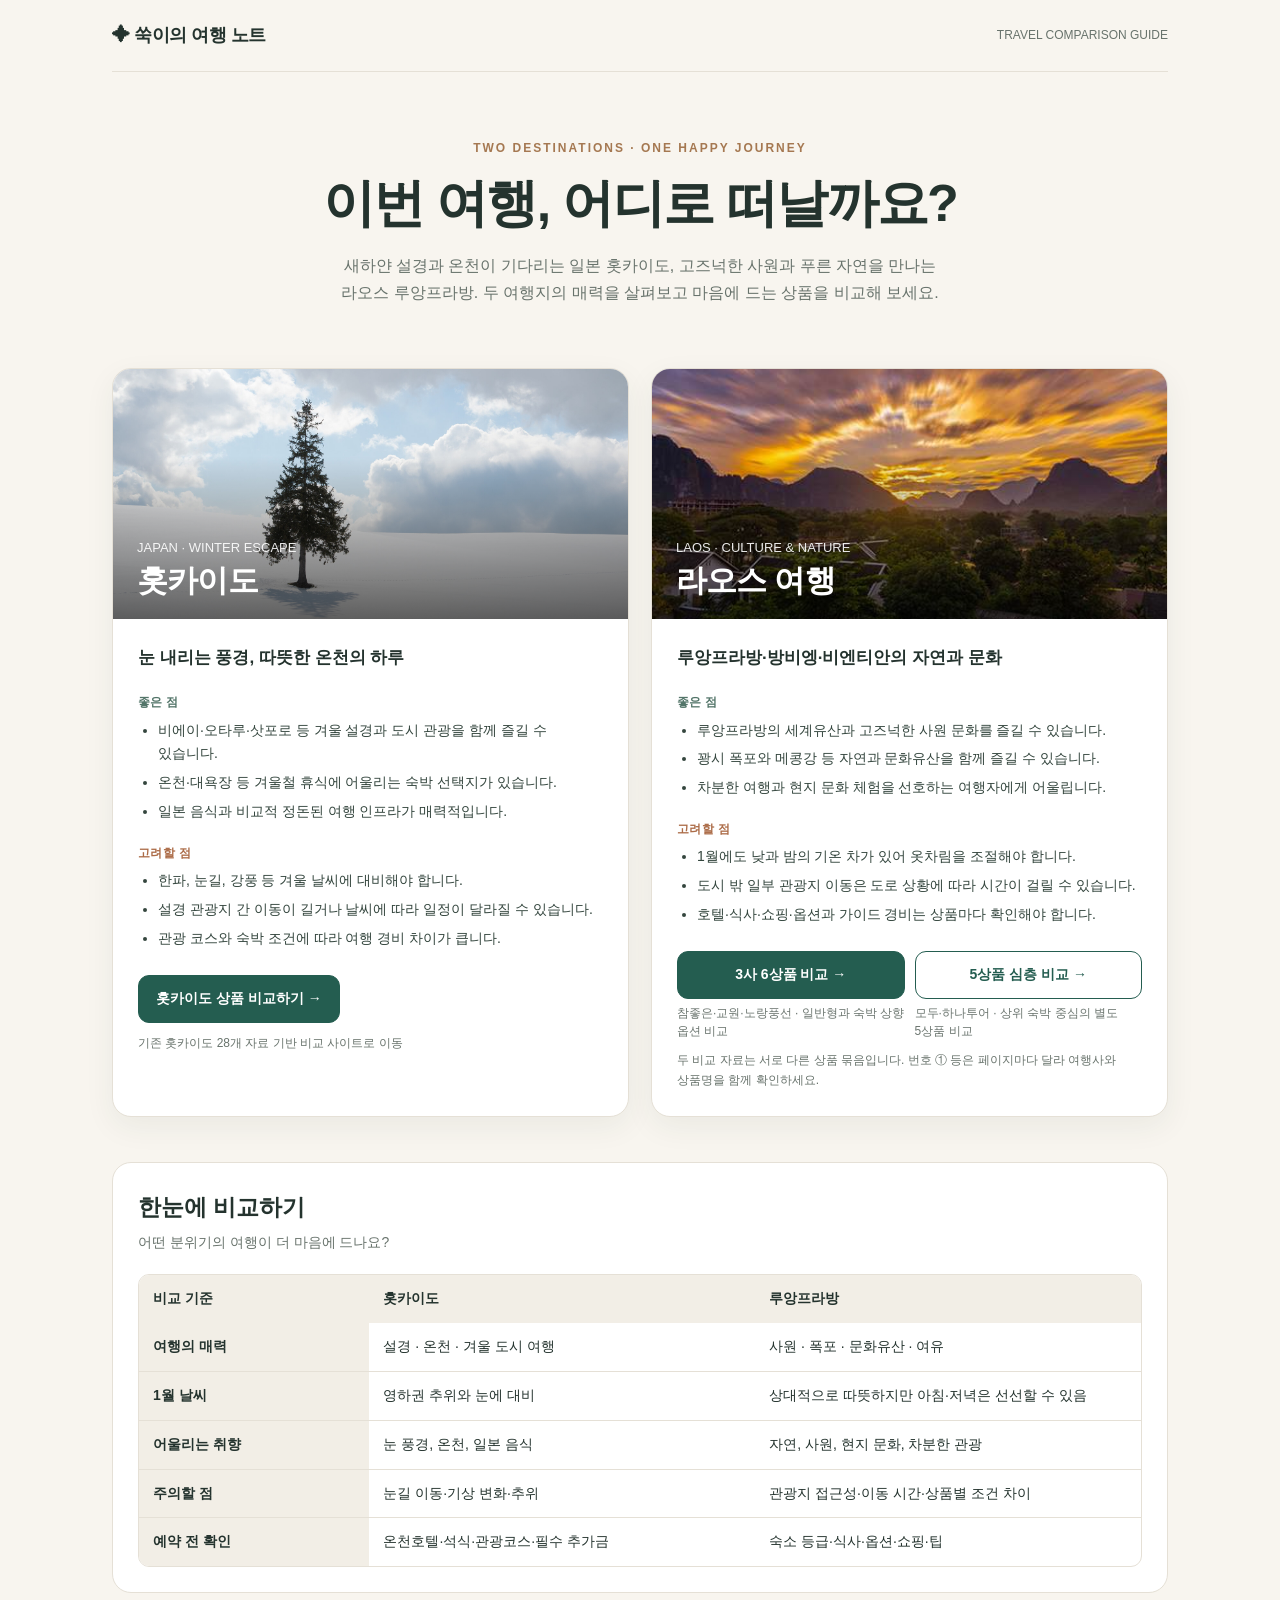
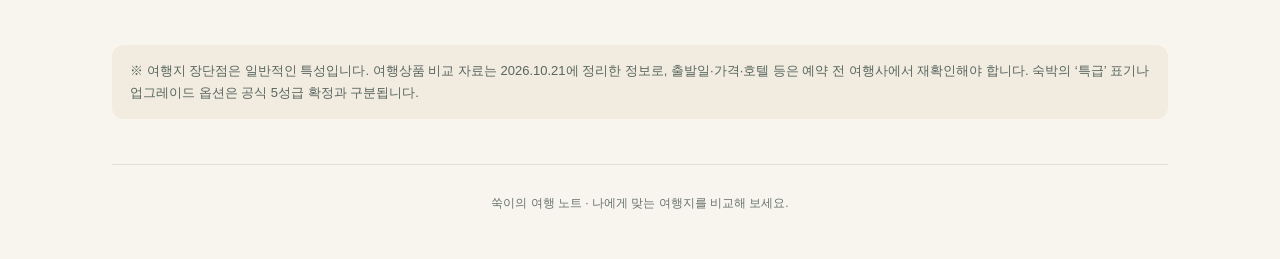
<file: index.html>
<!doctype html>
<html lang="ko"><head><meta charset="utf-8"><meta name="viewport" content="width=device-width,initial-scale=1"><meta name="theme-color" content="#f7f4ed"><meta name="description" content="홋카이도 설경과 루앙프라방의 휴양 여행을 비교하고 여행상품 가이드를 살펴보세요."><title>쑥이의 여행 노트 | 어디로 떠날까요?</title>
<style>
:root{--paper:#f8f5ef;--ink:#24332e;--muted:#68736c;--line:#e5e0d6;--green:#245d50;--gold:#b88558;--card:#fff;--rad:19px}*{box-sizing:border-box}html{scroll-behavior:smooth}body{margin:0;background:var(--paper);color:var(--ink);font:16px/1.7 -apple-system,BlinkMacSystemFont,"Pretendard","Malgun Gothic",sans-serif;word-break:keep-all}a{color:inherit}button,a{touch-action:manipulation}a:focus-visible{outline:3px solid #c59a48;outline-offset:4px}.wrap{max-width:1100px;margin:0 auto;padding:0 22px}.top{display:flex;justify-content:space-between;align-items:center;padding:20px 0;border-bottom:1px solid var(--line)}.brand{font-weight:850;font-size:18px;letter-spacing:-.5px}.minor{font-size:12px;color:var(--muted)}.intro{text-align:center;padding:66px 0 32px}.eyebrow{font-weight:800;letter-spacing:2px;color:#a57851;font-size:12px}.intro h1{font-size:clamp(30px,5vw,52px);line-height:1.25;letter-spacing:-1.7px;margin:13px 0 16px}.intro p{color:var(--muted);margin:0 auto;max-width:620px}.destinations{display:grid;grid-template-columns:1fr 1fr;gap:22px;margin:30px 0 45px}.travel-card{background:white;border-radius:var(--rad);border:1px solid var(--line);overflow:hidden;box-shadow:0 10px 30px #263e3010}.cover{height:250px;position:relative;overflow:hidden;background:#526d73}.cover img{height:100%;width:100%;object-fit:cover;display:block}.cover:after{content:"";position:absolute;inset:0;background:linear-gradient(180deg,transparent 35%,#0009)}.cover-title{position:absolute;z-index:1;bottom:20px;left:24px;color:white}.cover-title small{display:block;font-size:13px;opacity:.9}.cover-title h2{margin:3px 0 0;font-size:31px;line-height:1.2;letter-spacing:-.8px}.card-body{padding:25px}.tagline{font-size:17px;font-weight:800;margin:0 0 17px}.subhead{font-size:12px;letter-spacing:.3px;color:#537569;font-weight:900;margin:19px 0 6px}.subhead.warn{color:#ac6c48}.points{margin:0;padding-left:20px;color:#34463e;font-size:14px}.points li{margin:5px 0}.cta{display:flex;gap:10px;flex-wrap:wrap;margin-top:24px}.btn{border-radius:11px;display:inline-flex;justify-content:center;align-items:center;min-height:48px;padding:11px 17px;font-size:14px;font-weight:800;text-decoration:none;border:1px solid var(--green);background:var(--green);color:white;transition:transform .2s}.btn:hover{transform:translateY(-2px)}.btn.secondary{background:#fff;color:var(--green)}.smallinfo{font-size:12px;color:var(--muted);margin:10px 0 0}.compare{background:#fff;border:1px solid var(--line);border-radius:var(--rad);padding:25px;margin-bottom:52px}.compare h2{margin:0 0 4px;font-size:23px}.compare p{margin:0 0 20px;color:var(--muted);font-size:14px}.table-scroll{overflow-x:auto;border-radius:11px;border:1px solid var(--line)}table{border-collapse:collapse;min-width:560px;width:100%;font-size:14px}th,td{padding:12px 14px;border-bottom:1px solid var(--line);vertical-align:top;text-align:left}th{background:#f2eee6;width:23%}td{width:38.5%}tr:last-child>*{border-bottom:0}.end{text-align:center;border-top:1px solid var(--line);padding:28px 0 45px;color:var(--muted);font-size:12px}.note{background:#f1ebe0;border-radius:12px;padding:15px 18px;font-size:13px;color:#58665e;margin-bottom:45px}.link-option{flex:1 1 195px;min-width:0;display:flex;flex-direction:column;gap:5px}.link-option span{font-size:12px;color:#6b756f;line-height:1.5}.link-option .btn{width:100%}a:hover{text-decoration:none}@media(max-width:720px){.top{padding:15px 0}.intro{padding:42px 0 14px}.destinations{grid-template-columns:1fr;gap:18px}.cover{height:215px}.card-body{padding:20px}.compare{padding:17px}.cover-title h2{font-size:27px}.intro p{font-size:14px}.cta{flex-direction:column}.btn{width:100%}}@media(prefers-reduced-motion:reduce){.btn{transition:none}}
</style></head><body><div class="wrap"><header class="top"><div class="brand">✦ 쑥이의 여행 노트</div><span class="minor">TRAVEL COMPARISON GUIDE</span></header><main><section class="intro"><div class="eyebrow">TWO DESTINATIONS · ONE HAPPY JOURNEY</div><h1>이번 여행, 어디로 떠날까요?</h1><p>새하얀 설경과 온천이 기다리는 일본 홋카이도, 고즈넉한 사원과 푸른 자연을 만나는 라오스 루앙프라방. 두 여행지의 매력을 살펴보고 마음에 드는 상품을 비교해 보세요.</p></section>
<section class="destinations" aria-label="여행지 고르기"><article class="travel-card"><div class="cover"><img src="./assets/images/F24-p9-i0.jpg" alt="홋카이도 비에이 겨울 풍경" loading="eager" onerror="this.style.display='none';this.parentElement.style.background='linear-gradient(140deg,#456b83,#b7d2dc)'"><div class="cover-title"><small>JAPAN · WINTER ESCAPE</small><h2>홋카이도</h2></div></div><div class="card-body"><p class="tagline">눈 내리는 풍경, 따뜻한 온천의 하루</p><div class="subhead">좋은 점</div><ul class="points"><li>비에이·오타루·삿포로 등 겨울 설경과 도시 관광을 함께 즐길 수 있습니다.</li><li>온천·대욕장 등 겨울철 휴식에 어울리는 숙박 선택지가 있습니다.</li><li>일본 음식과 비교적 정돈된 여행 인프라가 매력적입니다.</li></ul><div class="subhead warn">고려할 점</div><ul class="points"><li>한파, 눈길, 강풍 등 겨울 날씨에 대비해야 합니다.</li><li>설경 관광지 간 이동이 길거나 날씨에 따라 일정이 달라질 수 있습니다.</li><li>관광 코스와 숙박 조건에 따라 여행 경비 차이가 큽니다.</li></ul><div class="cta"><a class="btn" href="./hokkaido.html">홋카이도 상품 비교하기 →</a></div><p class="smallinfo">기존 홋카이도 28개 자료 기반 비교 사이트로 이동</p></div></article>
<article class="travel-card"><div class="cover"><img src="./laos-cover.jpg" alt="루앙프라방 여행상품 자료에 포함된 참고 이미지" loading="eager" onerror="this.style.display='none';this.parentElement.style.background='linear-gradient(140deg,#416a58,#bac995)'"><div class="cover-title"><small>LAOS · CULTURE & NATURE</small><h2>라오스 여행</h2></div></div><div class="card-body"><p class="tagline">루앙프라방·방비엥·비엔티안의 자연과 문화</p><div class="subhead">좋은 점</div><ul class="points"><li>루앙프라방의 세계유산과 고즈넉한 사원 문화를 즐길 수 있습니다.</li><li>꽝시 폭포와 메콩강 등 자연과 문화유산을 함께 즐길 수 있습니다.</li><li>차분한 여행과 현지 문화 체험을 선호하는 여행자에게 어울립니다.</li></ul><div class="subhead warn">고려할 점</div><ul class="points"><li>1월에도 낮과 밤의 기온 차가 있어 옷차림을 조절해야 합니다.</li><li>도시 밖 일부 관광지 이동은 도로 상황에 따라 시간이 걸릴 수 있습니다.</li><li>호텔·식사·쇼핑·옵션과 가이드 경비는 상품마다 확인해야 합니다.</li></ul><div class="cta"><div class="link-option"><a class="btn" href="./laos-6.html">3사 6상품 비교 →</a><span>참좋은·교원·노랑풍선 · 일반형과 숙박 상향 옵션 비교</span></div><div class="link-option"><a class="btn secondary" href="./laos-5.html">5상품 심층 비교 →</a><span>모두·하나투어 · 상위 숙박 중심의 별도 5상품 비교</span></div></div><p class="smallinfo">두 비교 자료는 서로 다른 상품 묶음입니다. 번호 ① 등은 페이지마다 달라 여행사와 상품명을 함께 확인하세요.</p></div></article></section>
<section class="compare"><h2>한눈에 비교하기</h2><p>어떤 분위기의 여행이 더 마음에 드나요?</p><div class="table-scroll"><table><thead><tr><th scope="col">비교 기준</th><th scope="col">홋카이도</th><th scope="col">루앙프라방</th></tr></thead><tbody><tr><th scope="row">여행의 매력</th><td>설경 · 온천 · 겨울 도시 여행</td><td>사원 · 폭포 · 문화유산 · 여유</td></tr><tr><th scope="row">1월 날씨</th><td>영하권 추위와 눈에 대비</td><td>상대적으로 따뜻하지만 아침·저녁은 선선할 수 있음</td></tr><tr><th scope="row">어울리는 취향</th><td>눈 풍경, 온천, 일본 음식</td><td>자연, 사원, 현지 문화, 차분한 관광</td></tr><tr><th scope="row">주의할 점</th><td>눈길 이동·기상 변화·추위</td><td>관광지 접근성·이동 시간·상품별 조건 차이</td></tr><tr><th scope="row">예약 전 확인</th><td>온천호텔·석식·관광코스·필수 추가금</td><td>숙소 등급·식사·옵션·쇼핑·팁</td></tr></tbody></table></div></section><div class="note">※ 여행지 장단점은 일반적인 특성입니다. 여행상품 비교 자료는 2026.10.21에 정리한 정보로, 출발일·가격·호텔 등은 예약 전 여행사에서 재확인해야 합니다. 숙박의 ‘특급’ 표기나 업그레이드 옵션은 공식 5성급 확정과 구분됩니다.</div></main><footer class="end">쑥이의 여행 노트 · 나에게 맞는 여행지를 비교해 보세요.</footer></div></body></html>
</file>
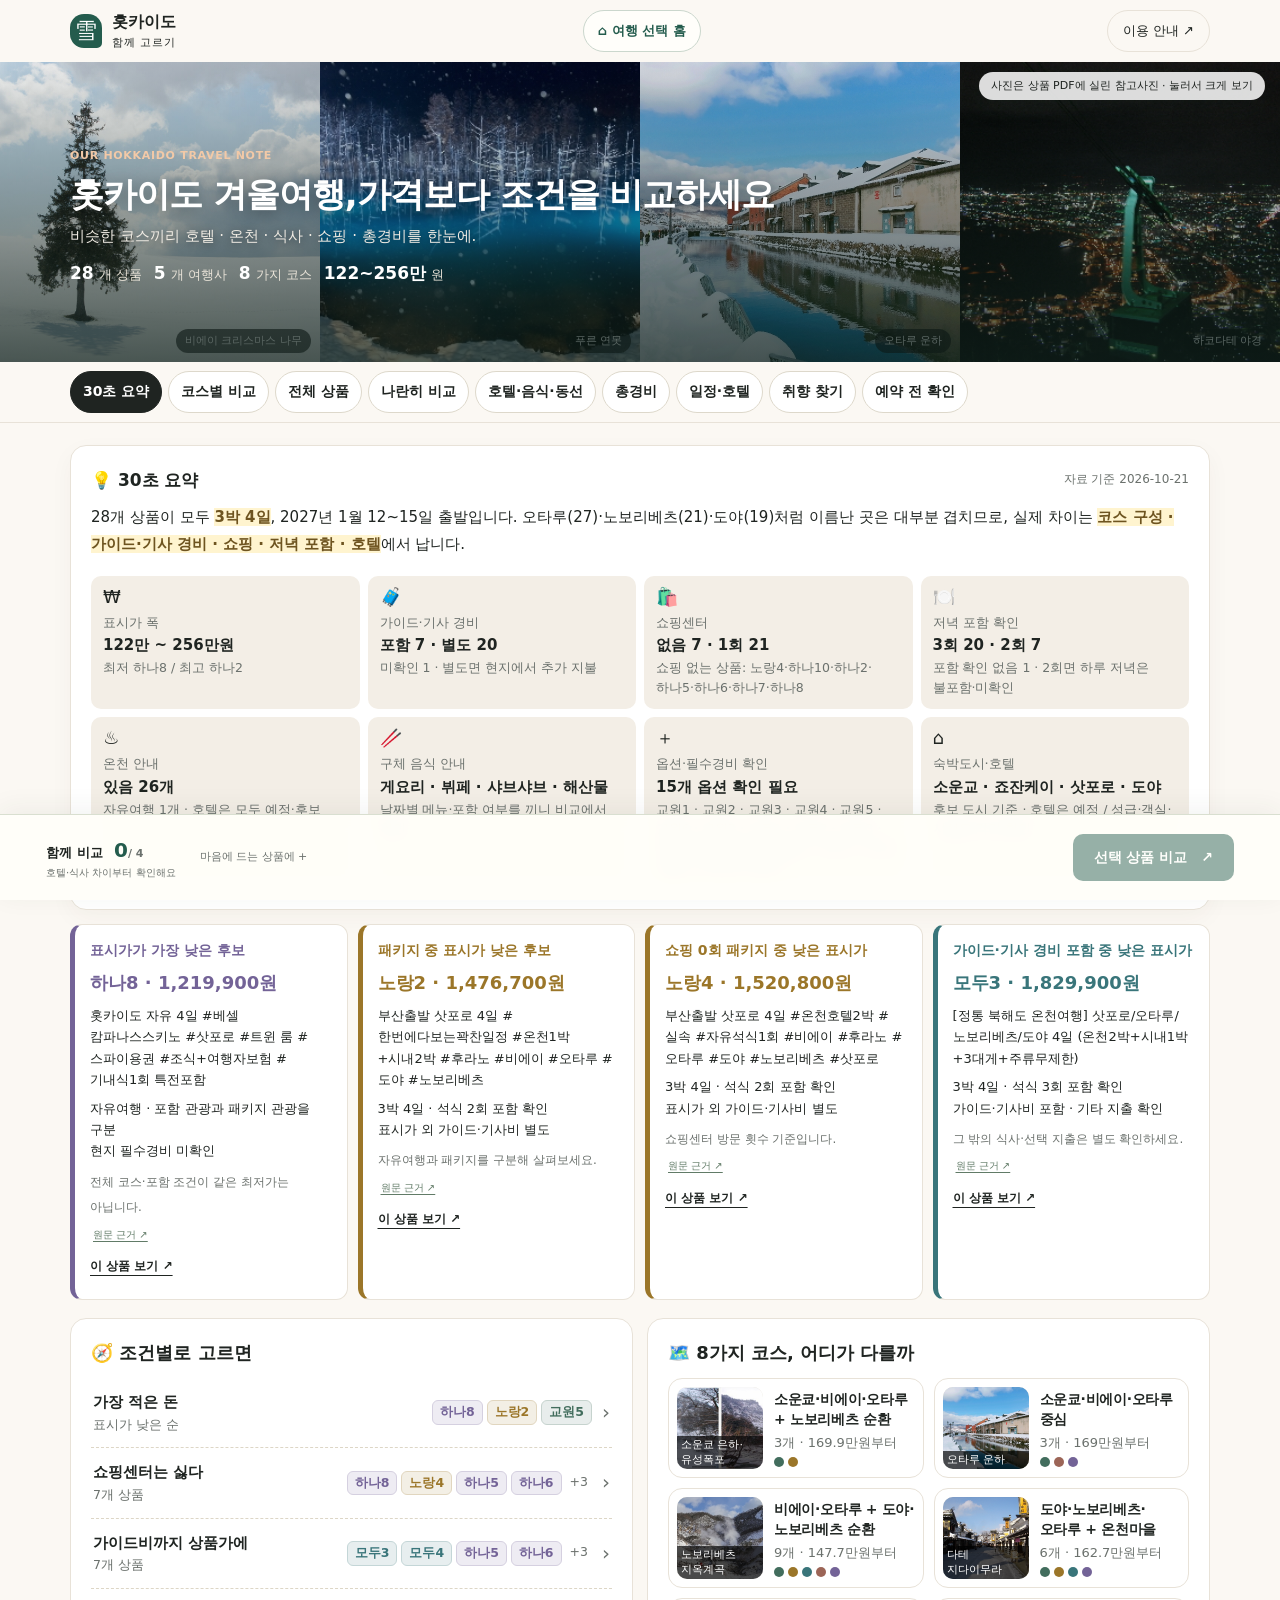
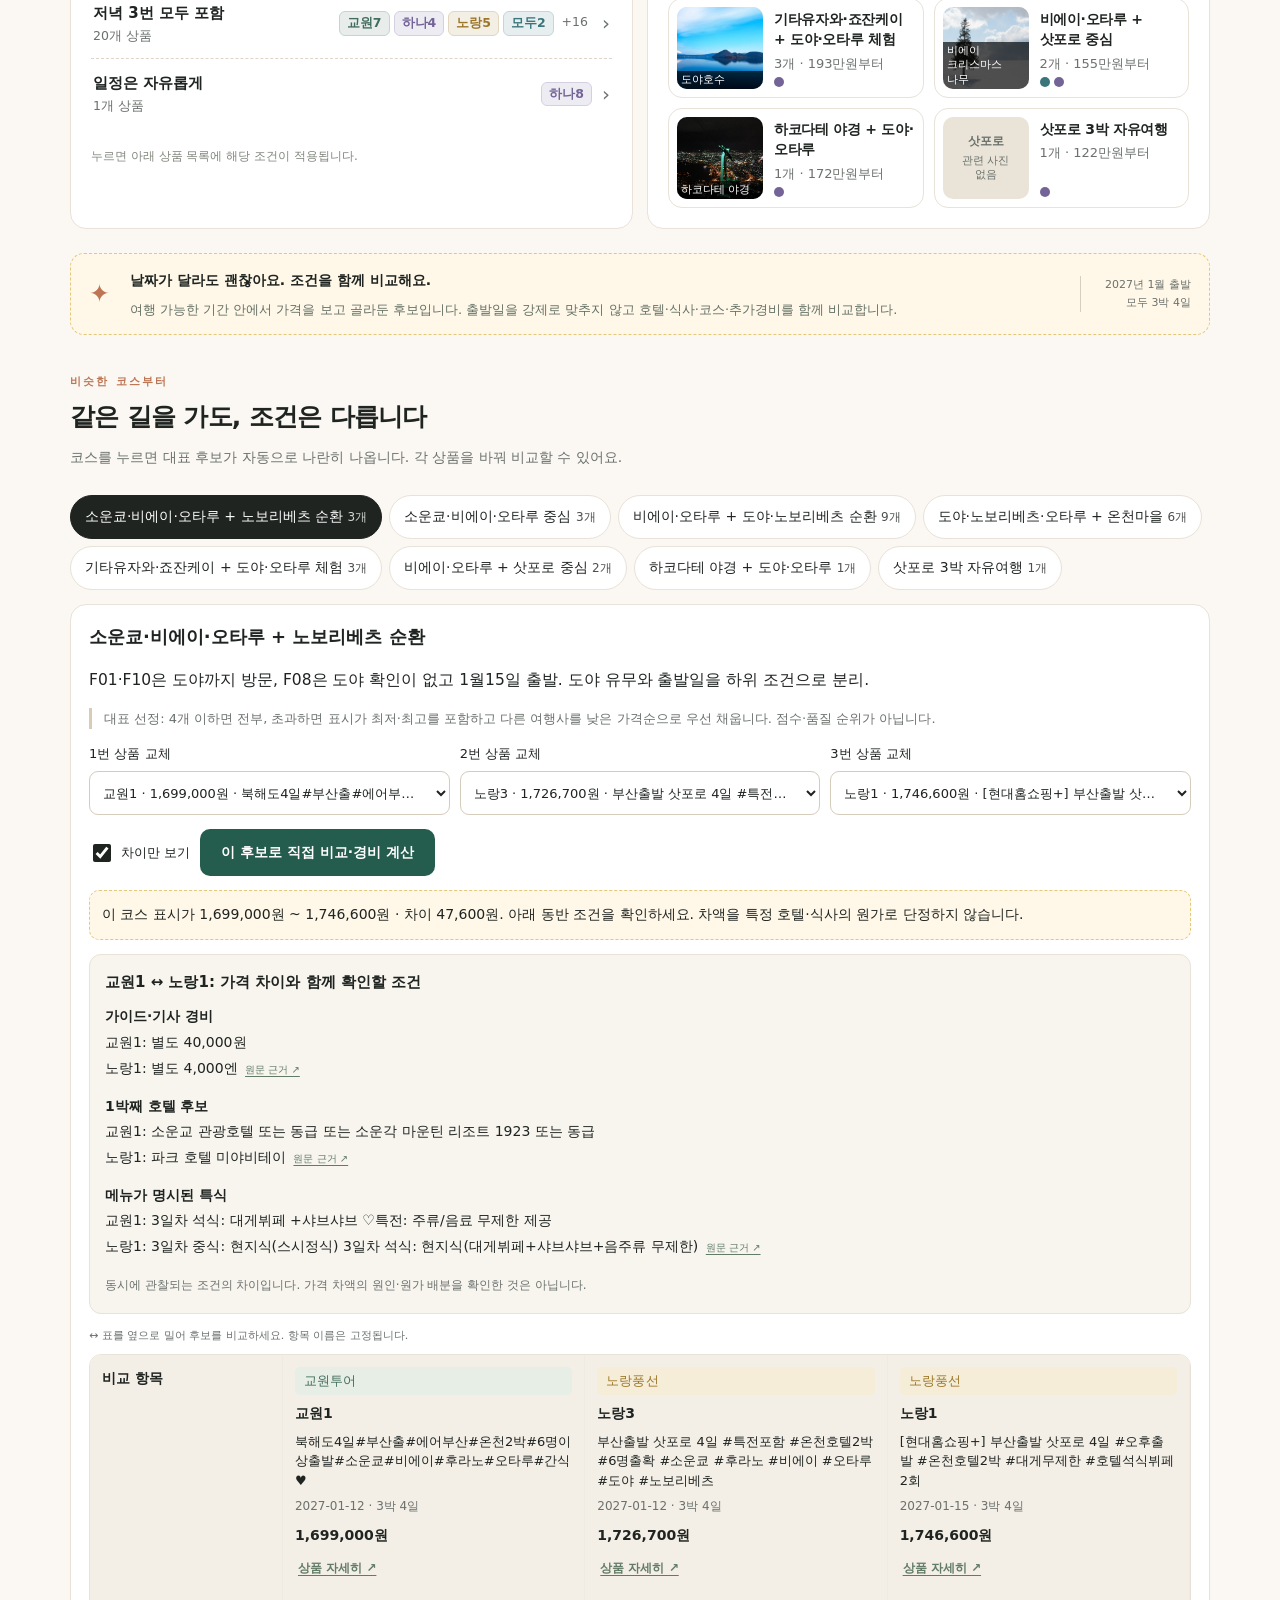
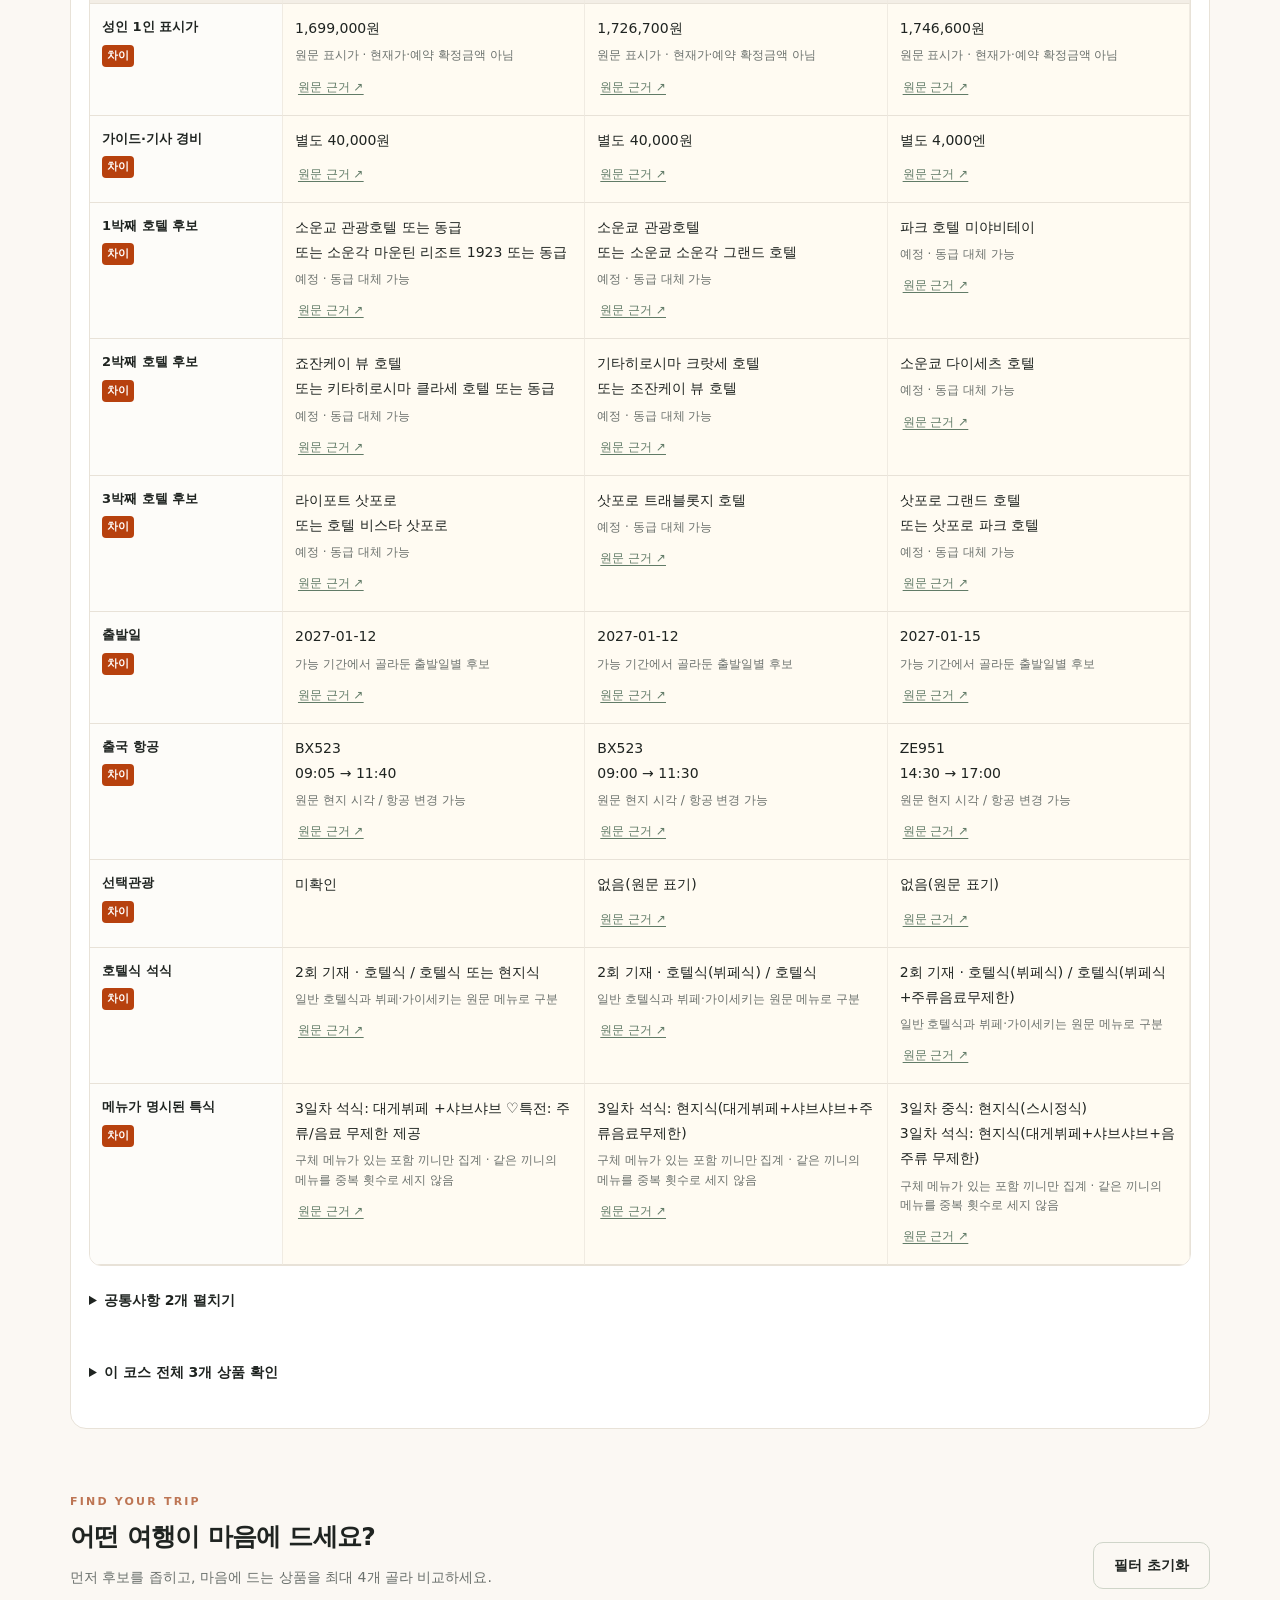
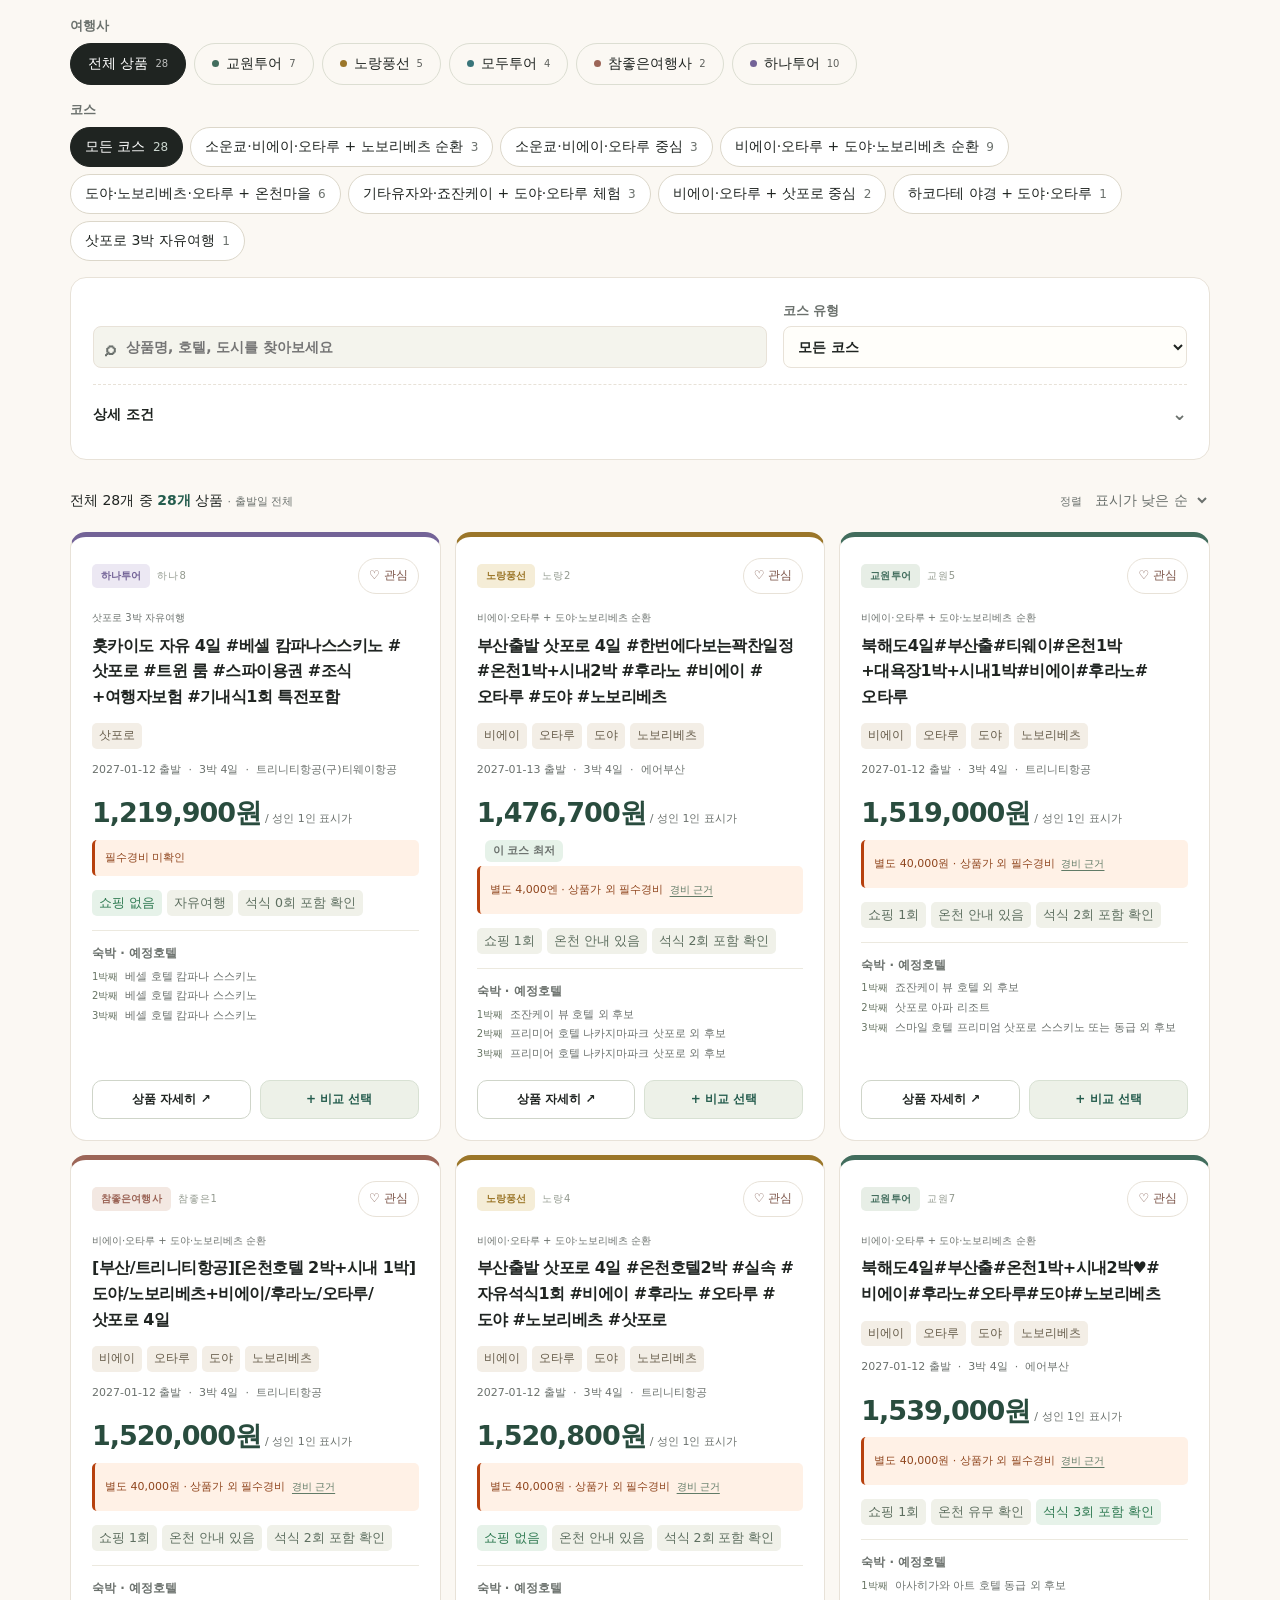
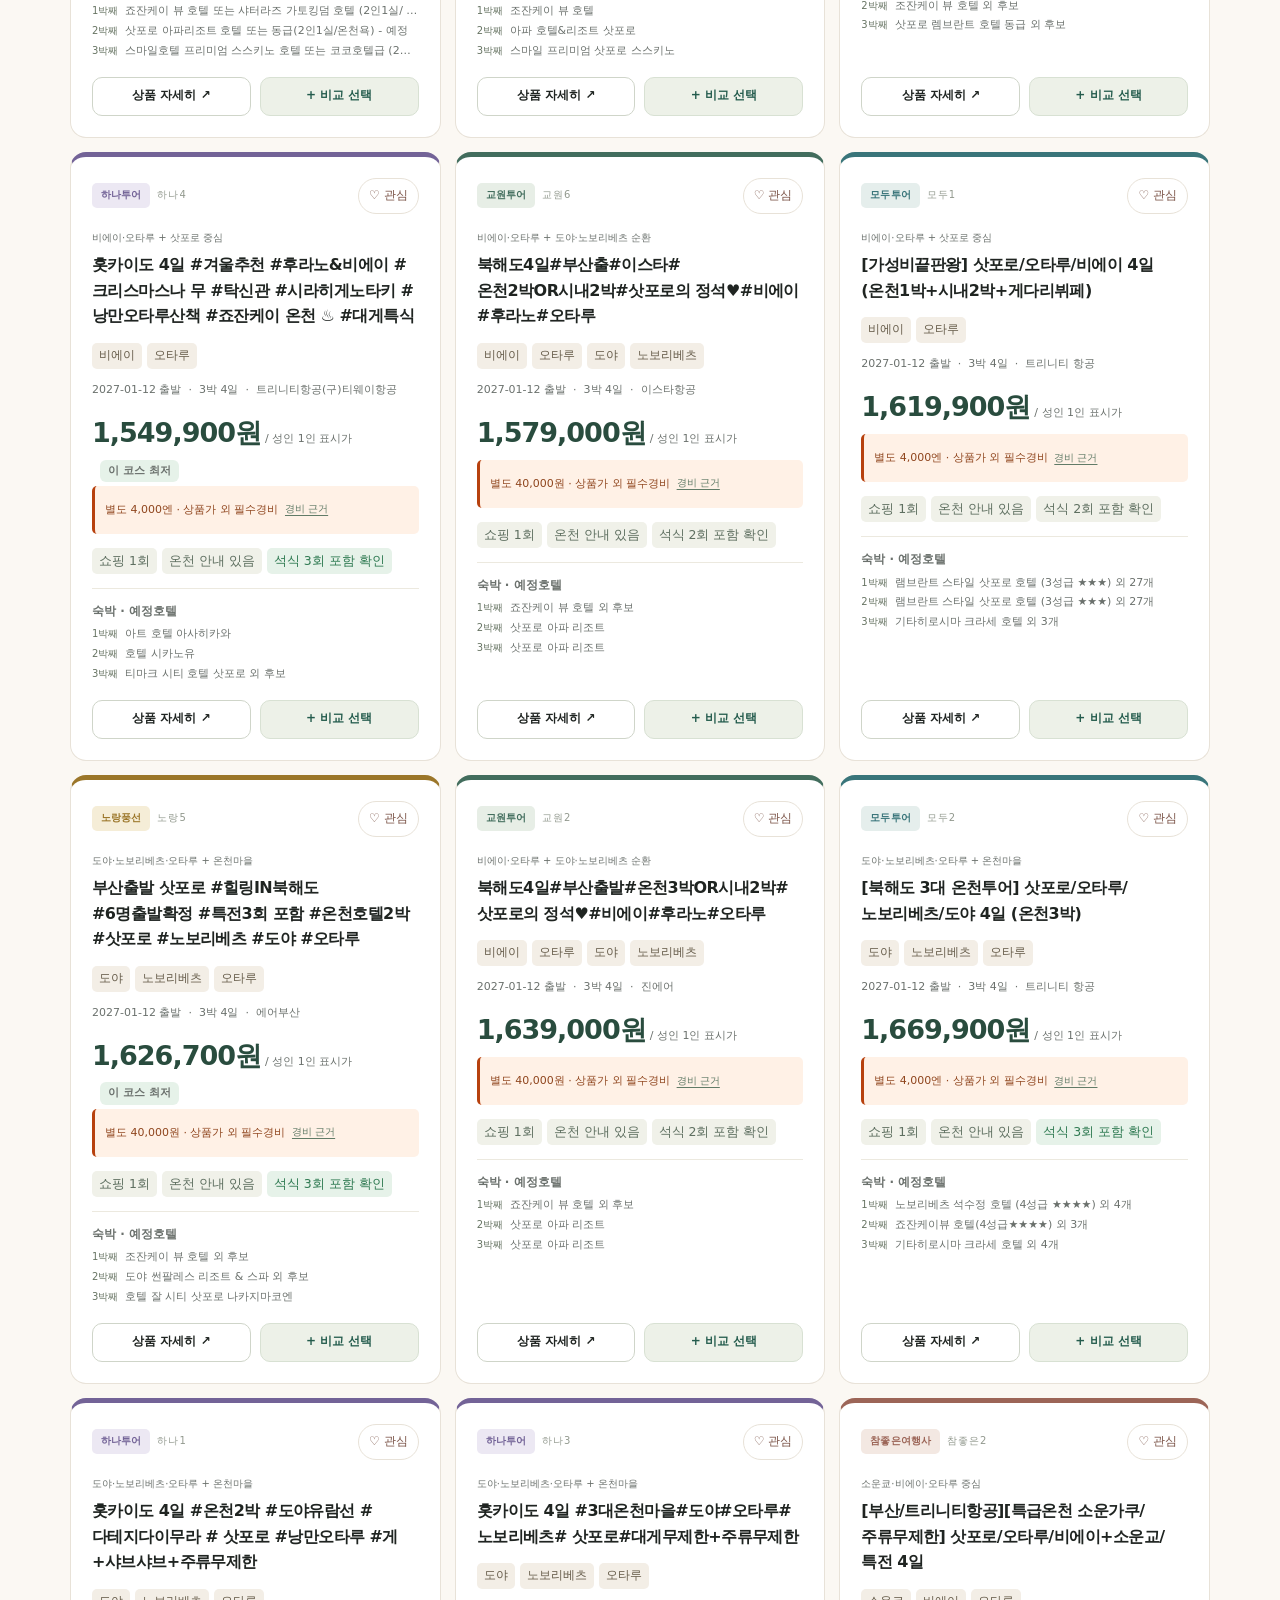
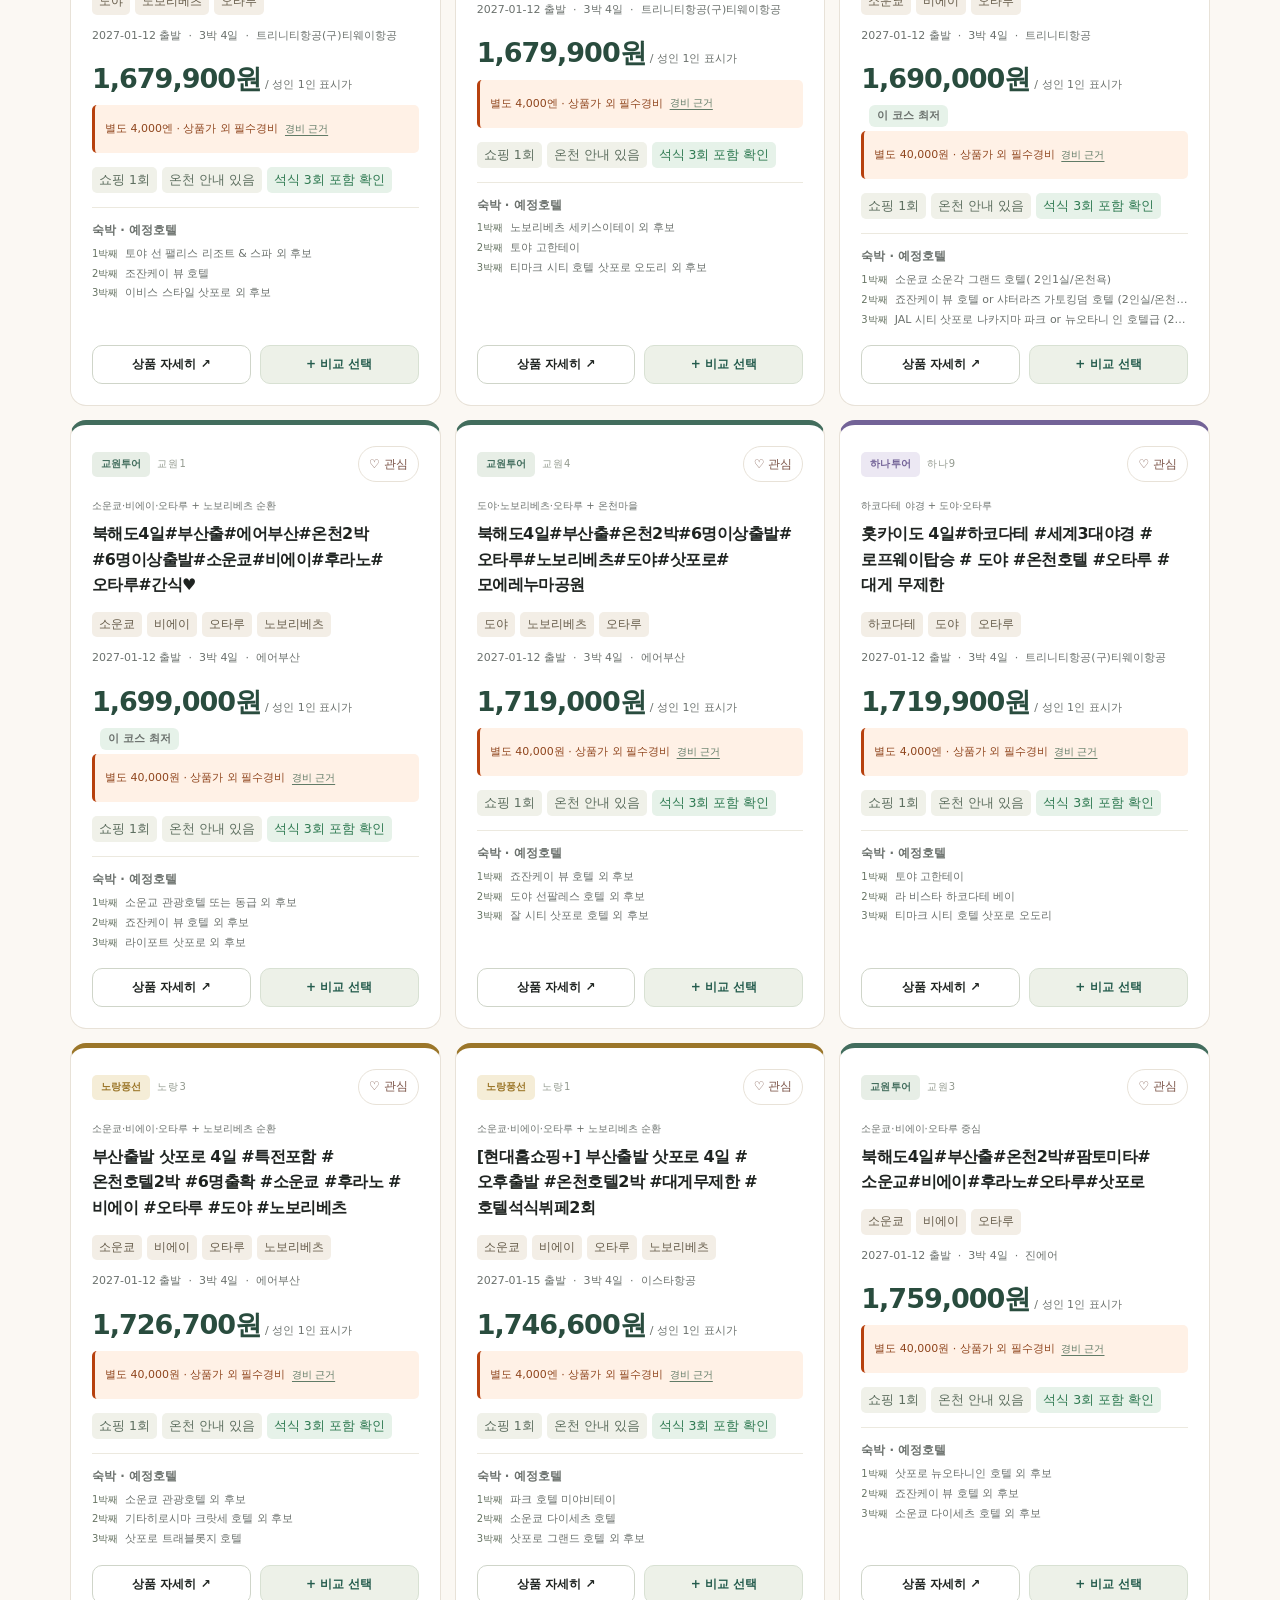
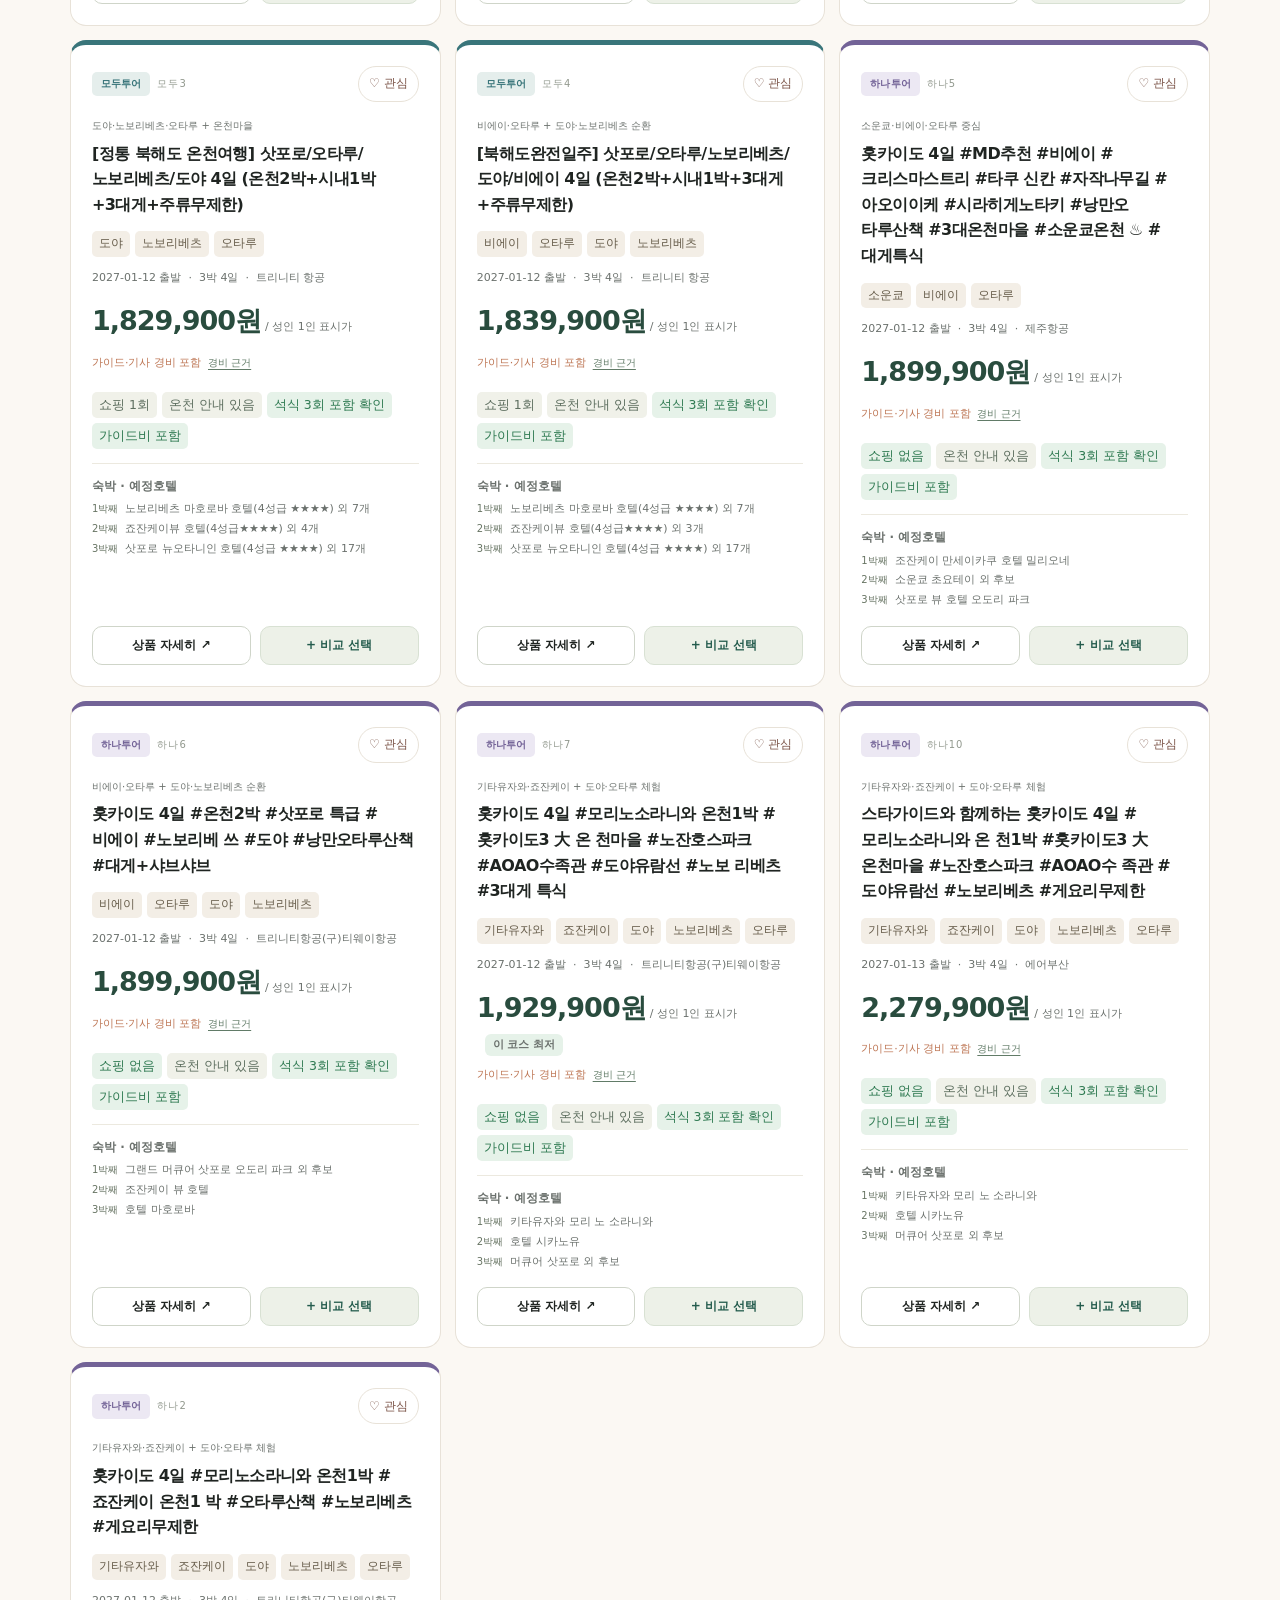
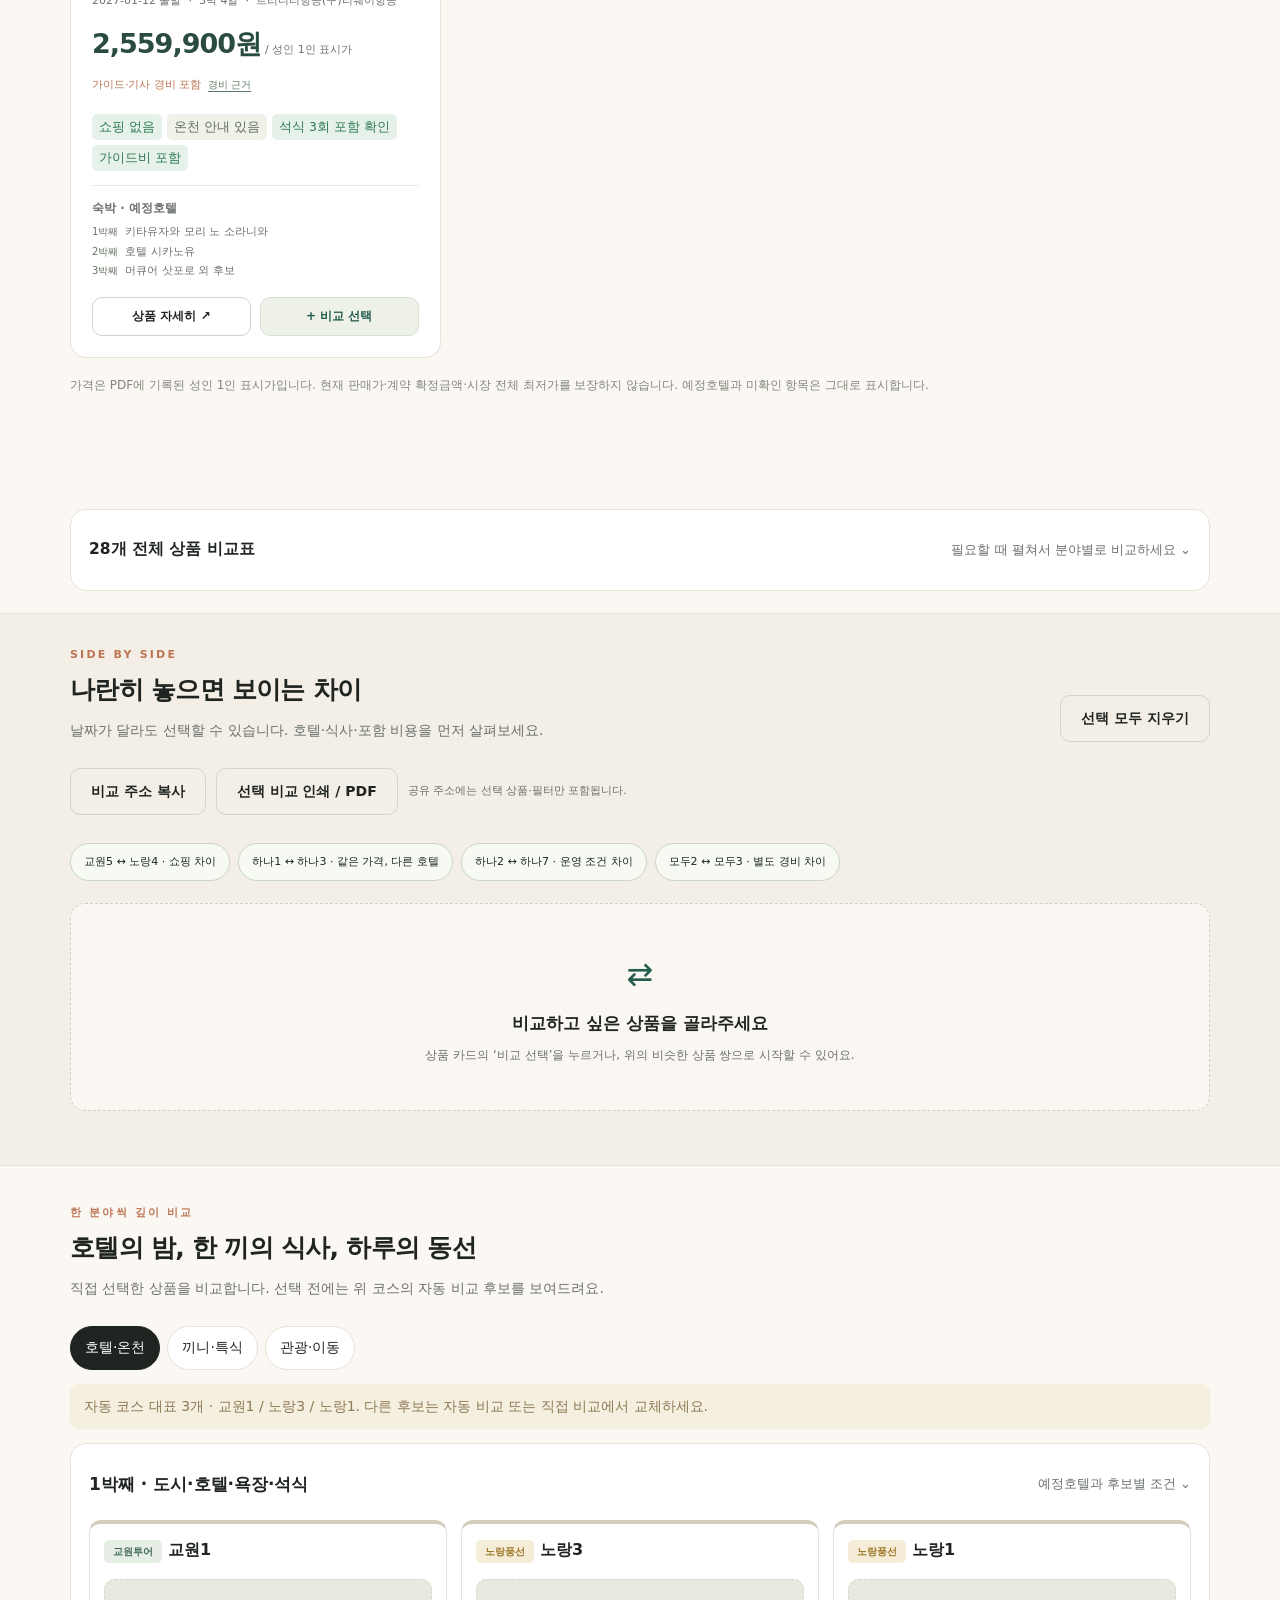
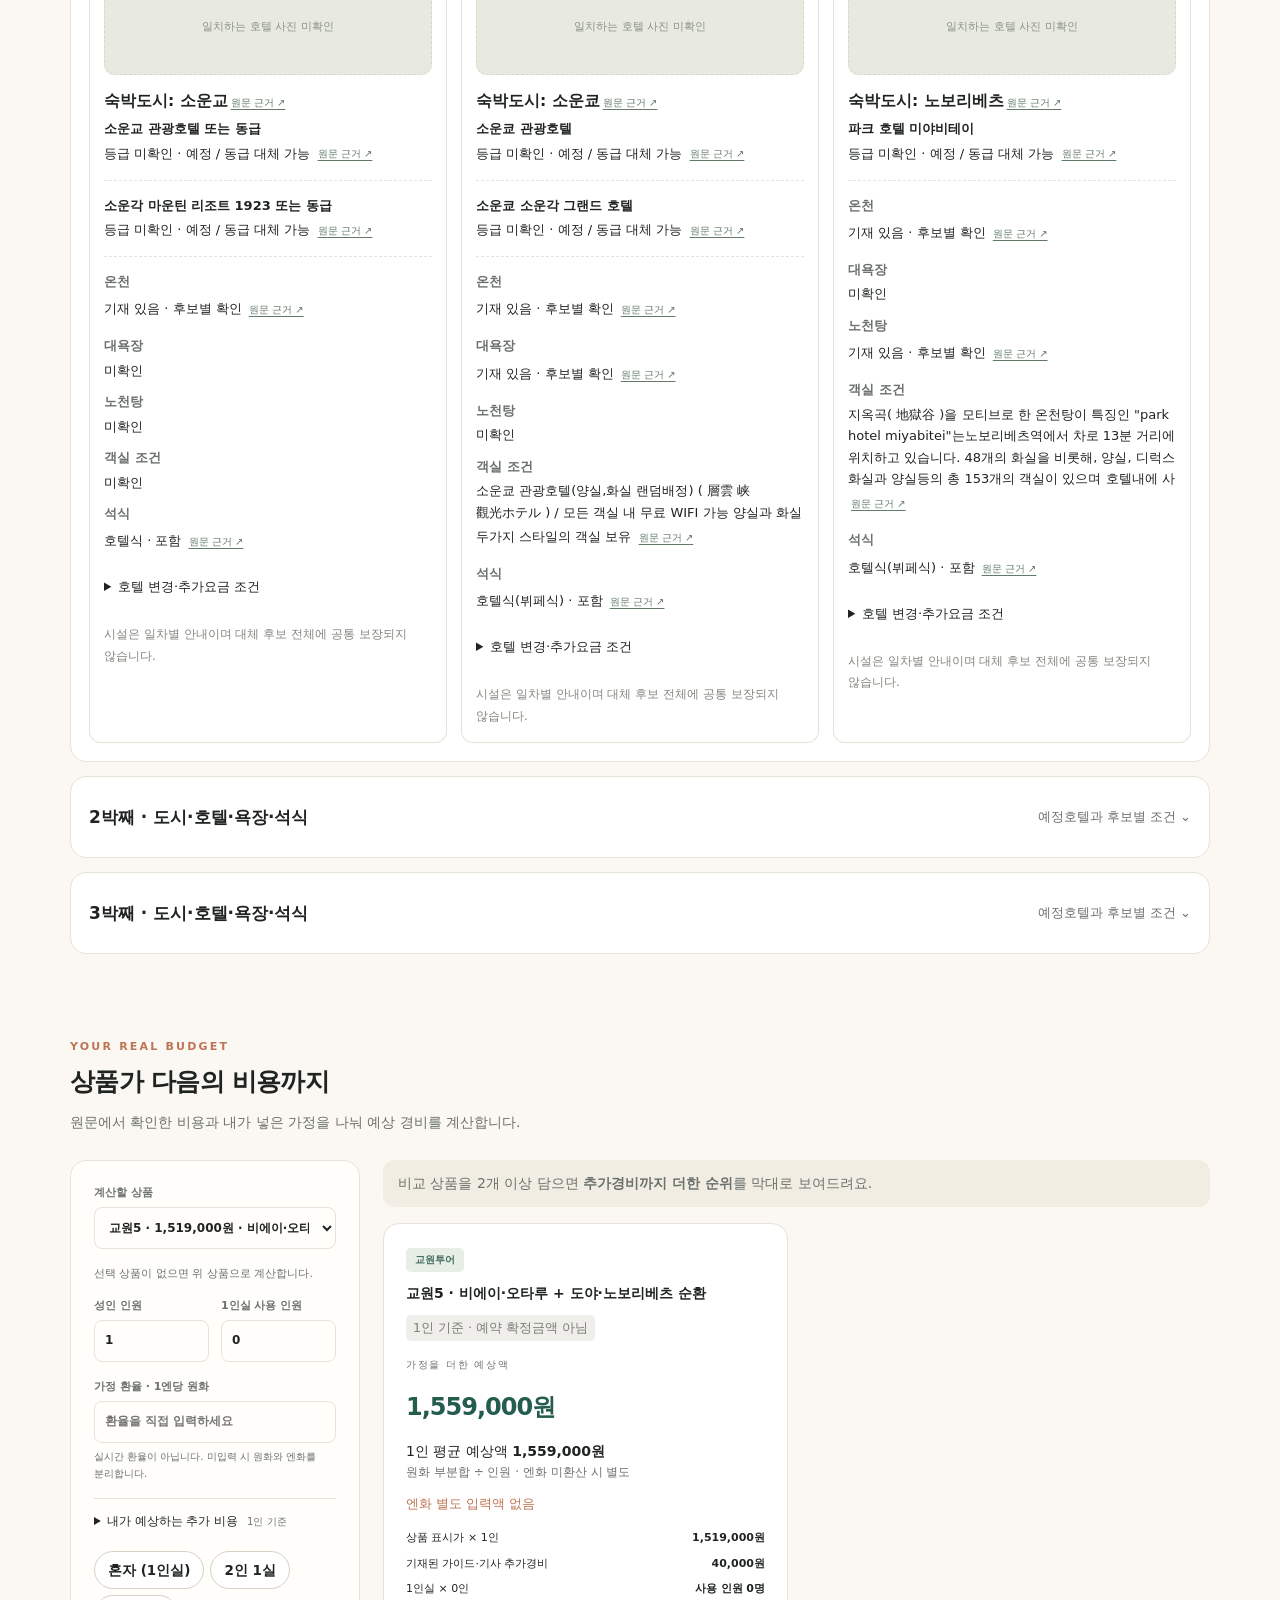
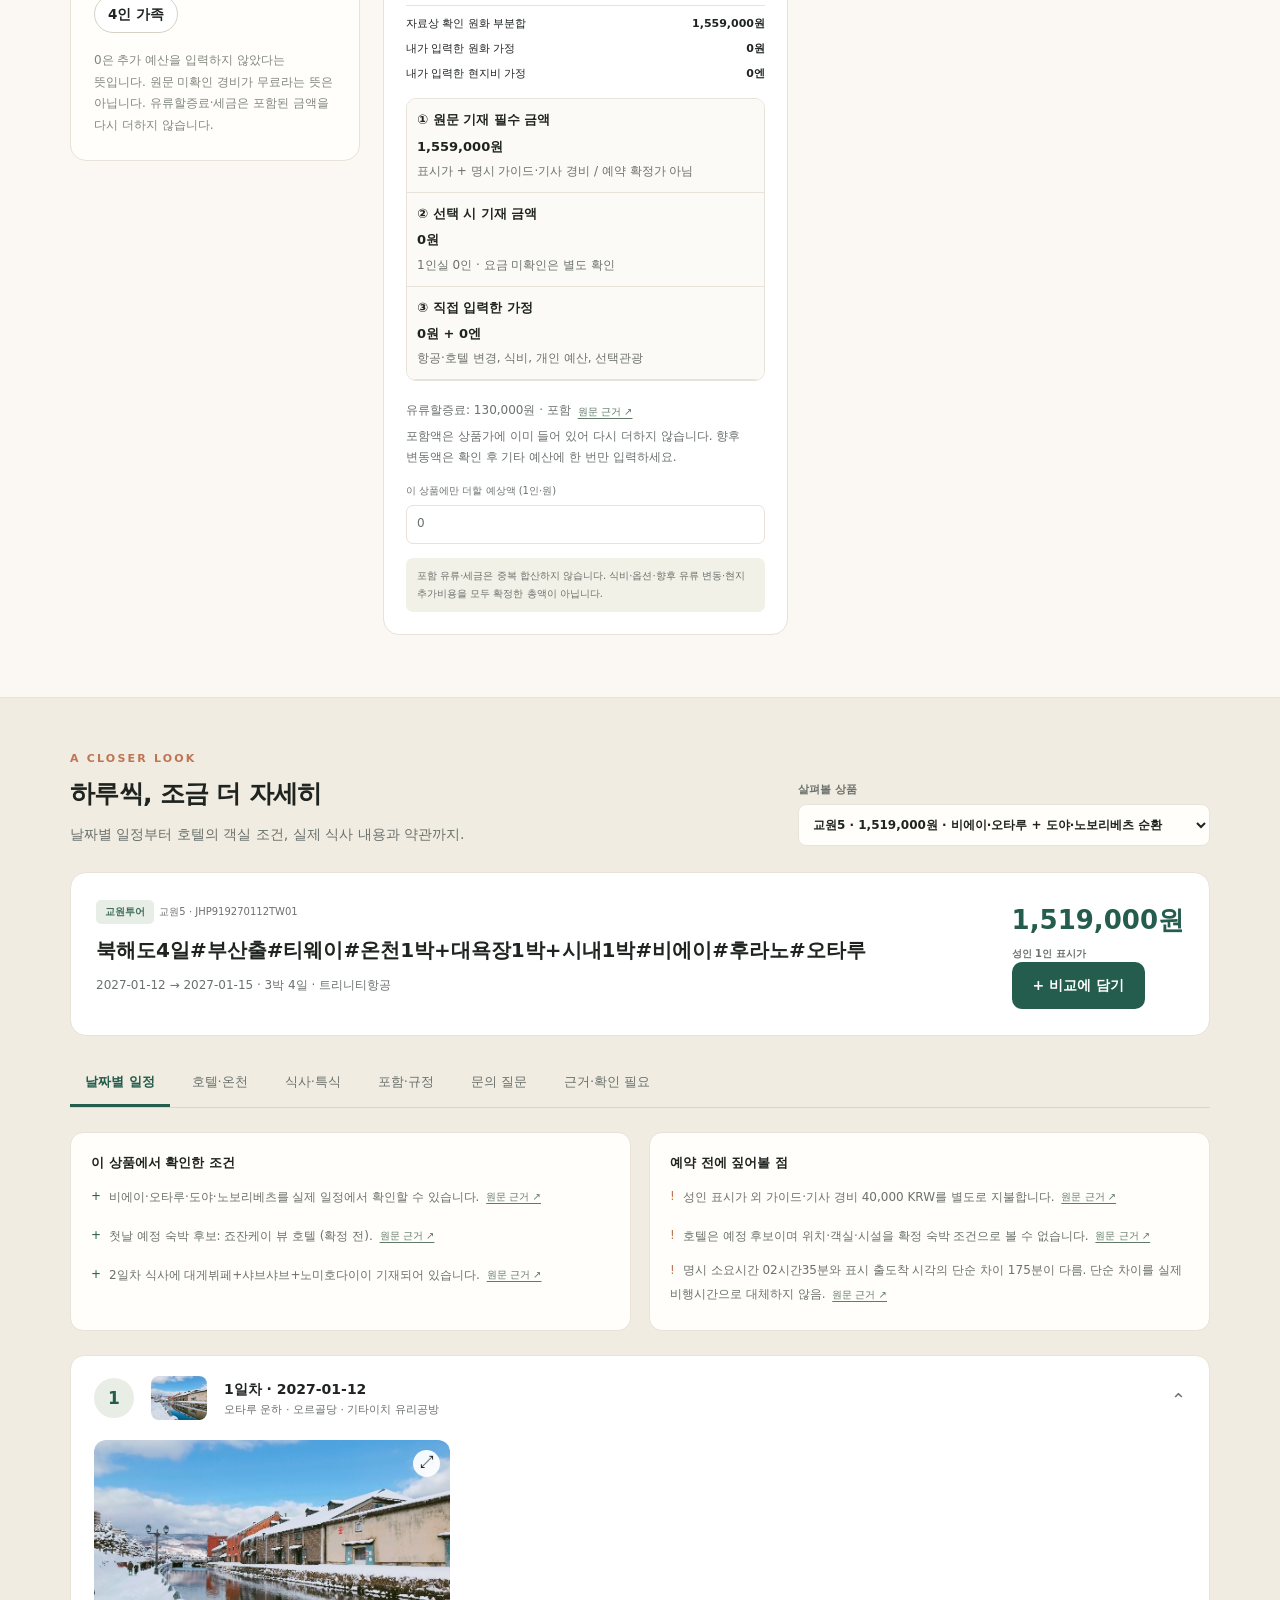
<file: hokkaido.html>
<!doctype html>
<html lang="ko">
<head>
  <meta charset="utf-8">
  <meta name="viewport" content="width=device-width,initial-scale=1">
  <meta name="theme-color" content="#f6f2e9">
  <meta name="description" content="28개 홋카이도 여행상품의 호텔, 식사, 코스, 쇼핑과 실제 예상 경비를 원문 근거로 비교하세요.">
  <title>홋카이도, 함께 고르기 | 여행상품 비교 노트</title>
  <link rel="icon" href="./assets/images/favicon.svg" type="image/svg+xml">
  <link rel="stylesheet" href="./styles.css">
  <link rel="stylesheet" href="./guide.css">
<style id="hub-mobile-header-adjust">.site-header>a[href="./index.html"]{order:0} @media(max-width:900px){.site-header{height:auto!important;min-height:68px!important;display:flex!important;flex-wrap:wrap!important;justify-content:space-between!important;gap:8px!important;padding:10px 14px!important}.site-header .brand{margin-right:auto}.site-header>a[href="./index.html"]{min-height:38px!important;padding:7px 10px!important;font-size:12px!important}.site-header #helpButton{min-height:38px!important;padding:7px 10px!important;font-size:12px!important}.site-header nav{order:3!important;width:100%!important;overflow:auto!important;display:flex!important;gap:14px!important;padding:5px 0!important;white-space:nowrap!important}}@media(max-width:420px){.site-header .brand{font-size:14px!important}.site-header .brand-mark{width:29px!important;height:32px!important}.site-header>a[href="./index.html"]{font-size:11px!important}.site-header #helpButton{font-size:11px!important}}</style></head>
<body>
<a class="skip" href="#browse">상품 목록으로 건너뛰기</a>
<header class="site-header">
  <a class="brand" href="#top" aria-label="홋카이도 함께 고르기 처음으로"><span class="brand-mark" aria-hidden="true">雪</span><span>홋카이도<span class="brand-sub">함께 고르기</span></span></a>
  <nav aria-label="주요 화면"><a href="#browse">상품 둘러보기</a><a href="#compare">선택 비교</a><a href="#budget">예상 경비</a><a href="#insights">선택의 기준</a></nav>
  <a href="./index.html" aria-label="여행지 선택 홈으로 돌아가기" style="display:inline-flex;align-items:center;justify-content:center;min-height:42px;padding:9px 14px;border:1px solid #cbd7cd;border-radius:24px;background:#fffefa;color:#245c4d;font-size:13px;font-weight:750;text-decoration:none;white-space:nowrap;flex-shrink:0;">⌂ 여행 선택 홈</a>
  <button class="icon-button" id="helpButton" aria-label="비교 사이트 이용 안내">이용 안내 <span aria-hidden="true">↗</span></button>
</header>

<main id="top">
  <section class="hero hero-banner" aria-labelledby="heroTitle">
    <div class="hero-visual" id="heroVisual"><div class="photo-placeholder">홋카이도의 겨울을 준비하는 중</div></div>
    <div class="hero-copy wrap"><span class="eyebrow">OUR HOKKAIDO TRAVEL NOTE</span><h1 id="heroTitle">홋카이도 겨울여행,<br><em>가격보다 조건을 비교하세요</em></h1><p>비슷한 코스끼리 호텔 · 온천 · 식사 · 쇼핑 · 총경비를 한눈에.</p><div class="hero-stats" id="heroStats"><span><strong>28</strong>개 상품</span><span><strong>5</strong>개 여행사</span><span><strong>8</strong>가지 코스</span></div><div class="hero-actions"><a class="button primary" href="#summary">30초 요약 보기 <span aria-hidden="true">↓</span></a><a class="button ghost" href="#browse">상품 바로 찾기</a></div></div>
  </section>
<nav class="section-nav" id="sectionNav" aria-label="화면 바로가기"><div class="section-nav-inner"><a href="#summary">30초 요약</a><a href="#autoCompare">코스별 비교</a><a href="#browse">전체 상품</a><a href="#compare">나란히 비교</a><a href="#focusCompare">호텔·음식·동선</a><a href="#budget">총경비</a><a href="#detail">일정·호텔</a><a href="#preferences">취향 찾기</a><a href="#insights">예약 전 확인</a></div></nav>
  <section class="wrap summary-section" id="summary" aria-labelledby="summaryTitle">
    <h2 class="sr-only" id="summaryTitle">30초 요약</h2>
    <div class="quick-summary" id="quickSummary"><p>요약을 준비하고 있습니다.</p></div>
    <div id="conclusionCards" class="conclusion-grid"></div><div class="summary-columns">
      <div class="pick-panel"><h3><span aria-hidden="true">🧭</span> 조건별로 고르면</h3><div id="quickPicks" class="quick-picks"></div><p class="fine-print">누르면 아래 상품 목록에 해당 조건이 적용됩니다.</p></div>
      <div class="route-panel"><h3><span aria-hidden="true">🗺️</span> 8가지 코스, 어디가 다를까</h3><div id="routeOverview" class="route-overview"></div></div>
    </div>
  </section>
  <div class="wrap"><aside class="notice"><span class="notice-icon" aria-hidden="true">✦</span><div><strong>날짜가 달라도 괜찮아요. 조건을 함께 비교해요.</strong><p>여행 가능한 기간 안에서 가격을 보고 골라둔 후보입니다. 출발일을 강제로 맞추지 않고 호텔·식사·코스·추가경비를 함께 비교합니다.</p></div><span class="notice-stamp">2027년 1월 출발<br>모두 3박 4일</span></aside></div>
<section class="wrap guide-section" id="autoCompare" aria-labelledby="autoTitle"><div class="section-heading"><div><span class="eyebrow">비슷한 코스부터</span><h2 id="autoTitle">같은 길을 가도, 조건은 다릅니다</h2><p>코스를 누르면 대표 후보가 자동으로 나란히 나옵니다. 각 상품을 바꿔 비교할 수 있어요.</p></div></div><div id="autoGroups" class="guide-tabs" aria-label="자동 비교 코스"></div><div id="autoPanel" aria-live="polite"></div></section>
  <section class="wrap browse-section" id="browse" aria-labelledby="browseTitle">
    <div class="section-heading"><div><span class="eyebrow">FIND YOUR TRIP</span><h2 id="browseTitle">어떤 여행이 마음에 드세요?</h2><p>먼저 후보를 좁히고, 마음에 드는 상품을 최대 4개 골라 비교하세요.</p></div><button class="button quiet" id="resetFilters">필터 초기화</button></div>
    <div class="filter-label">여행사</div>
    <div class="agency-tabs" id="agencyTabs" aria-label="여행사 선택"></div>
    <div class="filter-label">코스</div>
    <div class="route-chips" id="routeChips" aria-label="코스 선택"></div>
    <div class="filter-panel">
      <label class="search-field"><span class="sr-only">상품·호텔·도시 검색</span><span aria-hidden="true">⌕</span><input id="searchInput" type="search" placeholder="상품명, 호텔, 도시를 찾아보세요" autocomplete="off"></label>
      <label class="route-select">코스 유형<select id="routeFilter"><option value="all">모든 코스</option></select></label>
      <details class="more-filters" id="moreFilters"><summary>상세 조건 <span class="active-count" id="activeFilterCount"></span><span class="disclosure-arrow" aria-hidden="true">⌄</span></summary><div class="more-filter-grid">
      <label>출발일<select id="dateFilter"><option value="all">가능한 날짜 모두</option></select></label>
      <label>쇼핑<select id="shoppingFilter"><option value="all">전체</option><option value="0">쇼핑 없음</option><option value="1">쇼핑 1회</option></select></label>
      <label>가이드·기사 경비<select id="guideFilter"><option value="all">전체</option><option value="포함">포함</option><option value="불포함">별도 지불</option><option value="미확인">미확인</option></select></label>
      <label>석식 포함<select id="dinnerFilter"><option value="all">전체</option><option value="3">3회 모두 포함 확인</option><option value="2">2회 포함 확인</option><option value="0">포함 확인 없음</option></select></label>
      <div class="filter-bottom"><label class="check-label"><input type="checkbox" id="onsenFilter"> 온천 안내가 있는 상품 <small>후보별 확인 필요</small></label><label class="price-filter">표시가 상한 <output id="maxPriceLabel">전체</output><input id="maxPrice" type="range" min="1200000" max="2600000" step="10000" value="2600000" aria-label="성인 1인 표시가 상한"></label></div>
      </div></details>
    </div>
    <div class="active-filters" id="activeFilters" aria-live="polite"></div>
    <div class="results-bar"><p id="resultCount" role="status" aria-live="polite">자료를 불러오고 있습니다.</p><label>정렬 <select id="sortSelect"><option value="price-asc">표시가 낮은 순</option><option value="price-desc">표시가 높은 순</option><option value="agency">여행사 순</option><option value="date">출발일 순</option></select></label></div>
    <div id="loadError" class="empty-state" hidden></div><div class="product-grid" id="productGrid" aria-label="여행상품 목록"></div>
    <p class="fine-print">가격은 PDF에 기록된 성인 1인 표시가입니다. 현재 판매가·계약 확정금액·시장 전체 최저가를 보장하지 않습니다. 예정호텔과 미확인 항목은 그대로 표시합니다.</p>
  </section>
<section class="wrap guide-section" id="allCompare"><details id="allTableDetails" class="guide-box"><summary><strong>28개 전체 상품 비교표</strong><span>필요할 때 펼쳐서 분야별로 비교하세요 ⌄</span></summary><div class="guide-controls"><label>코스 <select id="allGroup"><option value="all">전체 코스</option></select></label><label>여행사 <select id="allAgency"><option value="all">전체 여행사</option></select></label><label>분야 <select id="allCategory"><option value="all">전체 항목</option><option value="hotel">호텔·온천</option><option value="meal">식사</option><option value="tour">관광·항공·이동</option><option value="cost">비용</option><option value="terms">예약 조건</option></select></label><label><input type="checkbox" id="allDiff"> 차이만 보기</label></div><p class="fine-print">표시가 낮은 순. 미확인이 같아도 동일 조건으로 보장하지 않습니다. ↔ 옆으로 밀어보세요.</p><div id="allTableContent"></div></details></section>
  <section class="compare-section" id="compare" aria-labelledby="compareTitle"><div class="wrap">
    <div class="section-heading"><div><span class="eyebrow">SIDE BY SIDE</span><h2 id="compareTitle">나란히 놓으면 보이는 차이</h2><p>날짜가 달라도 선택할 수 있습니다. 호텔·식사·포함 비용을 먼저 살펴보세요.</p></div><button class="button quiet" id="clearSelection">선택 모두 지우기</button></div>
    <div class="guide-controls"><button class="button quiet" id="shareCompare">비교 주소 복사</button><button class="button quiet" id="printCompare">선택 비교 인쇄 / PDF</button><span class="soft-note">공유 주소에는 선택 상품·필터만 포함됩니다.</span></div><div id="manualReplacements" class="guide-controls"></div><div class="suggestion-pairs" id="pairSuggestions"></div><div id="compareEmpty" class="empty-state"><span aria-hidden="true">⇄</span><h3>비교하고 싶은 상품을 골라주세요</h3><p>상품 카드의 ‘비교 선택’을 누르거나, 위의 비슷한 상품 쌍으로 시작할 수 있어요.</p></div>
    <div id="comparisonContent" hidden><div class="compare-toolbar"><label class="check-label"><input id="differencesOnly" type="checkbox"> 차이만 보기</label><label>비교 항목<select id="compareCategory"><option value="all">모든 항목</option><option value="hotel">호텔·온천·객실</option><option value="meal">식사·특식</option><option value="cost">가격·필수경비</option><option value="tour">코스·이동·쇼핑</option><option value="terms">예약·취소 규정</option></select></label><span class="soft-note">다른 조건이 먼저 표시됩니다</span></div><div id="pairExplanation"></div><div id="compareSummary" class="compare-summary"></div><div id="stayMeal" class="stay-meal"></div><details class="full-table" id="fullTable" open><summary><span><strong>전체 항목 비교표</strong><small>항공·객실·끼니·규정까지 모든 항목</small></span><span class="disclosure-arrow" aria-hidden="true">⌄</span></summary><p class="scroll-hint">↔ 옆으로 밀어 비교하세요. 항목 이름은 고정됩니다.</p><div class="table-scroll" tabindex="0" aria-label="선택 상품 상세 비교표"><table class="comparison-table" id="comparisonTable"></table></div><p class="fine-print">‘미확인’이 같다고 실제 조건이 같다는 뜻은 아닙니다. 날짜·항공·호텔·식사 차이를 특정 가격 차이의 원가로 단정하지 않습니다.</p></details></div>
  </div></section>
<section class="wrap guide-section" id="focusCompare"><div class="section-heading"><div><span class="eyebrow">한 분야씩 깊이 비교</span><h2>호텔의 밤, 한 끼의 식사, 하루의 동선</h2><p>직접 선택한 상품을 비교합니다. 선택 전에는 위 코스의 자동 비교 후보를 보여드려요.</p></div></div><div class="guide-tabs" id="focusTabs"><button data-focus="hotel" aria-pressed="true">호텔·온천</button><button data-focus="meal" aria-pressed="false">끼니·특식</button><button data-focus="tour" aria-pressed="false">관광·이동</button></div><div id="focusContent"></div></section>
  <section class="wrap" id="budget" aria-labelledby="budgetTitle"><div class="section-heading"><div><span class="eyebrow">YOUR REAL BUDGET</span><h2 id="budgetTitle">상품가 다음의 비용까지</h2><p>원문에서 확인한 비용과 내가 넣은 가정을 나눠 예상 경비를 계산합니다.</p></div></div>
    <div class="budget-layout"><form class="budget-controls" id="budgetForm" novalidate><label>계산할 상품 <select id="budgetProduct"></select></label><p class="soft-note" id="budgetScope">비교 상품을 선택하면 최대 4개를 동시에 계산합니다.</p><div class="input-pair"><label>성인 인원<input type="number" id="travelerCount" min="1" max="20" step="1" value="1" inputmode="numeric"></label><label>1인실 사용 인원<input type="number" id="singleCount" min="0" max="20" step="1" value="0" inputmode="numeric"></label></div><label>가정 환율 · 1엔당 원화<input type="number" id="exchangeRate" min="0.01" max="1000" step="0.01" placeholder="환율을 직접 입력하세요" inputmode="decimal"><small>실시간 환율이 아닙니다. 미입력 시 원화와 엔화를 분리합니다.</small></label><details><summary>내가 예상하는 추가 비용 <span>1인 기준</span></summary><div class="assumption-fields"><label>추가 식비 (원)<input id="mealBudget" type="number" min="0" max="10000000" step="1000" value="0" inputmode="numeric"></label><label>항공 업그레이드 (원)<input id="flightUpgradeBudget" type="number" min="0" max="10000000" step="1000" value="0" inputmode="numeric"></label><label>호텔 업그레이드 (원)<input id="upgradeBudget" type="number" min="0" max="10000000" step="1000" value="0" inputmode="numeric"></label><label>기타·교통·예비비 (원)<input id="otherBudget" type="number" min="0" max="10000000" step="1000" value="0" inputmode="numeric"></label><label>선택관광·기타 현지비 (엔)<input id="optionBudget" type="number" min="0" max="1000000" step="100" value="0" inputmode="numeric"></label></div></details><div class="people-presets" aria-label="인원 빠른 설정"><button type="button" class="chip-button" data-action="people-preset" data-people="1" data-singles="1">혼자 (1인실)</button><button type="button" class="chip-button" data-action="people-preset" data-people="2" data-singles="0">2인 1실</button><button type="button" class="chip-button" data-action="people-preset" data-people="4" data-singles="0">4인 가족</button></div><p id="budgetError" role="alert" class="field-error"></p><p class="fine-print">0은 추가 예산을 입력하지 않았다는 뜻입니다. 원문 미확인 경비가 무료라는 뜻은 아닙니다. 유류할증료·세금은 포함된 금액을 다시 더하지 않습니다.</p></form><div class="budget-output"><div id="budgetRanking" class="budget-ranking"></div><div id="budgetResults" class="budget-results"></div></div></div>
  </section>
  <section class="detail-section" id="detail" aria-labelledby="detailTitle"><div class="wrap"><div class="section-heading"><div><span class="eyebrow">A CLOSER LOOK</span><h2 id="detailTitle">하루씩, 조금 더 자세히</h2><p>날짜별 일정부터 호텔의 객실 조건, 실제 식사 내용과 약관까지.</p></div><label>살펴볼 상품<select id="detailProduct" aria-label="상세 상품 선택"></select></label></div><div id="detailSummary"></div><div class="detail-tabs" role="tablist" aria-label="상품 상세 항목"><button role="tab" data-tab="itinerary" aria-selected="true">날짜별 일정</button><button role="tab" data-tab="hotel" aria-selected="false">호텔·온천</button><button role="tab" data-tab="meal" aria-selected="false">식사·특식</button><button role="tab" data-tab="terms" aria-selected="false">포함·규정</button><button role="tab" data-tab="questions" aria-selected="false">문의 질문</button><button role="tab" data-tab="sources" aria-selected="false">근거·확인 필요</button></div><div id="detailPanel" role="tabpanel" tabindex="-1"></div></div></section>
<section class="wrap guide-section" id="preferences"><div class="section-heading"><div><span class="eyebrow">점수 없이, 조건으로 찾기</span><h2>내가 중요하게 보는 조건은?</h2><p>선택한 조건을 모두 충족하는 후보만 표시합니다. 조건의 근거와 주의사항도 함께 확인하세요.</p></div></div><form id="preferenceForm" class="guide-box"><div class="preference-options"><label><input type="checkbox" name="preference" value="onsen"> 온천 안내가 있는 일정</label><label><input type="checkbox" name="preference" value="bath"> 대욕장 안내가 있는 일정</label><label><input type="checkbox" name="preference" value="food"> 포함 끼니에 구체적 특식 기재</label><label><input type="checkbox" name="preference" value="biei"> 비에이 방문 확인</label><label><input type="checkbox" name="preference" value="noshop"> 쇼핑센터 0회</label><label><input type="checkbox" name="preference" value="guide"> 가이드·기사비 포함</label><label><input type="checkbox" name="preference" value="dinner"> 저녁 3회 포함 확인</label><label><input type="checkbox" name="preference" value="free"> 자유시간 안내 기재</label></div><p class="fine-print">호텔 편안함·이동 피로도는 자료만으로 우열을 정하지 않습니다. 온천·욕장 안내는 모든 대체호텔의 시설 보장이 아닙니다.</p></form><div id="preferenceResults"></div><details class="guide-box" id="favoritesBox"><summary><strong>내 관심상품 <span id="favoriteCount">0</span>개</strong><span>이 브라우저에 저장됩니다 ⌄</span></summary><div id="favoriteList"></div></details></section>
  <section class="wrap insights-section" id="insights" aria-labelledby="insightsTitle"><div class="section-heading"><div><span class="eyebrow">SEVEN THINGS THAT MATTER</span><h2 id="insightsTitle">고르기 전에, 이 7가지</h2><p>가격표만으로 보이지 않는 실질적인 조건을 정리했습니다.</p></div></div><div id="insightGrid" class="insight-grid"></div></section>
  <footer class="site-footer wrap"><div class="brand"><span class="brand-mark" aria-hidden="true">雪</span><span>홋카이도, 함께 고르기</span></div><p>여행상품 PDF 28개를 바탕으로 만든 개인 비교 노트 · 자료 기준 2026.10.21</p><p>예약·결제 기능은 없습니다. 예정·미확인·원문 충돌은 여행사에 확인해 주세요. 사진은 PDF의 참고·예시 이미지이며 실제 여행 조건을 보장하지 않습니다.</p><button class="text-link" data-action="help">데이터와 비교 기준 보기 ↗</button></footer>
</main>
<aside class="selection-tray" id="selectionTray" aria-label="비교 선택 목록"><div class="tray-inner"><div class="tray-label"><strong>함께 비교 <span id="selectionCount">0</span><small>/ 4</small></strong><span>호텔·식사 차이부터 확인해요</span></div><div id="selectedChips" class="selected-chips"></div><button id="goCompare" class="button primary" disabled>선택 상품 비교 <span aria-hidden="true">↗</span></button></div></aside>
<dialog id="sourceDialog" class="source-dialog"><div class="dialog-heading"><div><span class="eyebrow">SOURCE & EVIDENCE</span><h2>원문 근거 확인</h2></div><button class="icon-button" data-close="sourceDialog" aria-label="원문 근거 닫기">✕</button></div><div id="sourceContent"></div></dialog>
<dialog id="photoDialog" class="photo-dialog"><button class="photo-close" data-close="photoDialog" aria-label="사진 확대 닫기">✕</button><div id="photoContent"></div><div class="photo-nav" id="photoNav"><button class="photo-step" data-action="photo-step" data-step="-1" aria-label="이전 사진">‹</button><span id="photoCounter"></span><button class="photo-step" data-action="photo-step" data-step="1" aria-label="다음 사진">›</button></div></dialog>
<dialog id="helpDialog" class="source-dialog"><div class="dialog-heading"><h2>이 비교 노트를 사용하는 방법</h2><button class="icon-button" data-close="helpDialog" aria-label="이용 안내 닫기">✕</button></div><ol class="help-list"><li>여행사·코스·가격으로 후보를 좁힙니다. 출발일은 전체가 기본입니다.</li><li>마음에 드는 상품을 최대 4개 선택합니다. 같은 상품은 한 번만 선택됩니다.</li><li>서로 다른 호텔·식사·쇼핑·현지경비부터 비교합니다.</li><li>원문 기재 비용에 직접 입력한 환율·예산을 더해 예상액을 계산합니다.</li><li>‘근거’를 눌러 PDF 파일명·페이지·원문 인용문을 확인하고 문의 질문을 복사합니다.</li></ol><div class="notice compact"><p>날짜가 다른 이유는 가능한 여행 기간 안에서 저렴한 후보를 골랐기 때문입니다. 날짜 차이는 비교를 막는 조건이 아닙니다. 다만 현재가·시장 전체 최저가를 뜻하지 않으며, 차액을 특정 조건의 원가로 단정하지 않습니다.</p></div><p class="fine-print">원본 PDF 전체 텍스트는 초기 화면에 표시하지 않습니다. 확인이 필요한 인용문만 요청할 때 표시합니다. 예정호텔·미확인 값·원문 충돌은 유지합니다.</p><p class="fine-print" id="referenceStatus"></p></dialog>
<div id="toast" class="toast" role="status" aria-live="polite"></div>
<section id="printReport" aria-label="선택 상품 인쇄 보고서"></section>
<noscript><p class="empty-state">상품 필터·비교·예산 계산에는 브라우저의 JavaScript가 필요합니다.</p></noscript>
<script type="module" src="./app.js"></script>
</body>
</html>
</file>
<file: styles.css>
@charset "UTF-8";
:root{--paper:#f6f2e9;--card:#fffefa;--ink:#243f39;--muted:#6d7970;--green:#245c4d;--green-light:#e8eee5;--line:#e3dfd4;--orange:#bd7553;--sand:#ede5d6;--danger:#a3543d;--shadow:0 8px 28px #314a3910;--radius:20px}*{box-sizing:border-box}html{scroll-behavior:smooth;scroll-padding-top:100px}body{margin:0;background:var(--paper);color:var(--ink);font-family:"Pretendard","Apple SD Gothic Neo","Malgun Gothic",system-ui,sans-serif;font-size:15px;line-height:1.65;padding-bottom:110px}button,input,select,textarea{font:inherit;color:inherit}button,a,input,select,summary{touch-action:manipulation}button,a{ -webkit-tap-highlight-color:transparent}button{cursor:pointer}button:disabled{cursor:not-allowed;opacity:.48}a{color:inherit;text-decoration:none}button:focus-visible,a:focus-visible,input:focus-visible,select:focus-visible,summary:focus-visible{outline:3px solid #c78e58;outline-offset:4px}button{border:0}img{max-width:100%;display:block}h1,h2,h3,h4,p{margin-top:0}h2{font-size:30px;letter-spacing:-1.2px;line-height:1.35;margin-bottom:12px}h3{font-size:19px;line-height:1.5}p{margin-bottom:14px}small{font-size:12px}.wrap{max-width:1260px;margin:auto;padding-left:36px;padding-right:36px}.site-header{height:88px;display:flex;align-items:center;justify-content:space-between;gap:24px;padding:0 42px;border-bottom:1px solid var(--line);background:#f6f2e9f2;position:relative;z-index:5}.brand{display:flex;align-items:center;gap:10px;font-weight:750;line-height:1.3;font-size:18px;flex-shrink:0}.brand-mark{width:38px;height:42px;display:grid;place-items:center;background:var(--green);color:white;border-radius:14px 14px 5px 14px;font-family:serif;font-size:25px;font-weight:400}.brand-sub{display:block;font-size:11px;font-weight:500;letter-spacing:1px;margin-top:3px}.site-header nav{display:flex;gap:30px;font-size:14px;font-weight:600}.site-header nav a:hover{color:var(--orange)}.icon-button{background:transparent;border:1px solid var(--line);padding:9px 15px;border-radius:30px;font-size:13px;min-height:40px;white-space:nowrap}.hero{display:grid;grid-template-columns:1.04fr 1fr;gap:45px;align-items:center;padding-top:64px;padding-bottom:55px}.eyebrow{font-size:10px;letter-spacing:2.2px;color:var(--orange);font-weight:750;display:block;margin-bottom:16px}.hero h1{font-size:clamp(32px,3.8vw,51px);letter-spacing:-2.5px;line-height:1.3;font-weight:650;margin-bottom:24px}.hero h1 em{font-style:normal;color:var(--green)}.hero p{font-size:16px;color:var(--muted);line-height:1.9}.hero .hero-small{font-size:13px;margin-top:-3px}.hero-actions{display:flex;align-items:center;gap:21px;margin-top:29px;flex-wrap:wrap}.button{display:inline-flex;align-items:center;justify-content:center;gap:14px;min-height:44px;border-radius:10px;padding:11px 20px;font-size:14px;font-weight:650;border:1px solid transparent;transition:background .15s,transform .15s}.button:hover{transform:translateY(-1px)}.primary{background:var(--green);color:#fff}.primary:hover{background:#174b3e}.quiet{background:transparent;border-color:#cfd5c9}.quiet:hover{background:var(--green-light)}.text-link{background:transparent;padding:7px 0;font-size:12px;text-decoration:underline;text-underline-offset:5px;font-weight:600}.hero-stats{display:flex;gap:27px;margin-top:29px;font-size:12px;color:var(--muted)}.hero-stats strong{font-size:22px;color:var(--ink);margin-right:5px}.hero-visual{height:360px;position:relative}.hero-main{width:92%;height:322px;object-fit:cover;object-position:center;border-radius:140px 20px 20px 20px;box-shadow:var(--shadow)}.hero-secondary{position:absolute;right:0;bottom:0;width:44%;height:148px;border:7px solid var(--paper);object-fit:cover;border-radius:18px}.hero-caption{position:absolute;left:24px;bottom:45px;background:#fffefae8;padding:8px 13px;font-size:10px;border-radius:6px;box-shadow:var(--shadow)}.photo-button{padding:0;background:transparent;display:block;text-align:left;position:relative;overflow:hidden;border-radius:12px}.photo-button:hover img{transform:scale(1.025)}.photo-button img{transition:transform .25s}.photo-expand{position:absolute;right:10px;top:10px;background:#ffffffed;border-radius:50%;width:27px;height:27px;display:grid;place-items:center;color:var(--ink);font-size:15px}.hero-visual .photo-button{overflow:visible}.notice{display:flex;align-items:center;gap:20px;border:1px solid #ded9c9;border-radius:14px;padding:21px 25px;background:#eeeadd}.notice-icon{font-size:25px;color:var(--orange);flex-shrink:0}.notice strong{font-size:14px}.notice p{font-size:12px;color:#647065;margin:5px 0 0}.notice-stamp{margin-left:auto;flex-shrink:0;font-size:11px;text-align:right;color:var(--muted);border-left:1px solid #d4cfbf;padding-left:24px}.section-heading{display:flex;justify-content:space-between;align-items:flex-end;gap:20px;margin-bottom:26px}.section-heading p{color:var(--muted);font-size:13px;margin-bottom:0}.section-heading .eyebrow{margin-bottom:9px}.browse-section{padding-top:74px;padding-bottom:60px}.agency-tabs{display:flex;gap:8px;flex-wrap:wrap;margin-bottom:23px}.agency-tab{background:transparent;border:1px solid #dcded2;border-radius:24px;min-height:41px;padding:8px 17px;display:flex;gap:7px;align-items:center;font-size:13px}.agency-tab.active{background:var(--green);color:white;border-color:var(--green)}.agency-tab .dot{height:7px;width:7px;border-radius:50%;background:var(--agency-color)}.agency-tab small{font-size:10px;opacity:.7}.filter-panel{display:grid;grid-template-columns:2.1fr 1.5fr 1.2fr 1fr 1.2fr;gap:16px;background:var(--card);border:1px solid var(--line);padding:22px;border-radius:16px}.filter-panel label,.budget-controls label,.section-heading>label,.compare-toolbar>label{font-size:11px;font-weight:650;display:flex;flex-direction:column;gap:5px;color:var(--muted);min-width:0}.filter-panel select,.budget-controls input,.budget-controls select,.section-heading select,.compare-toolbar select{min-height:42px;border:1px solid var(--line);border-radius:8px;background:#fffefa;padding:8px 10px;width:100%;font-size:12px;color:var(--ink)}.filter-panel .search-field{position:relative;justify-content:flex-end;display:flex;flex-direction:row;align-items:center;padding-top:20px;gap:0}.search-field input{min-height:42px;background:#f4f4ed;border:1px solid var(--line);border-radius:8px;width:100%;padding:8px 10px 8px 32px;font-size:12px}.search-field>span:not(.sr-only){position:absolute;left:12px;bottom:8px;font-size:20px;line-height:24px}.filter-bottom{grid-column:1/-1;display:flex;justify-content:space-between;gap:20px;align-items:center;border-top:1px solid var(--line);padding-top:15px}.check-label{display:flex!important;flex-direction:row!important;align-items:center;gap:8px!important;font-size:12px!important;color:var(--ink)!important}.check-label input{accent-color:var(--green);width:17px;height:17px;margin:0;flex-shrink:0}.check-label small{font-weight:400;color:var(--muted);font-size:10px}.price-filter{display:grid!important;grid-template-columns:auto auto minmax(110px,210px);gap:12px!important;align-items:center;width:min(100%,420px)}.price-filter output{color:var(--ink);text-align:right}.price-filter input{width:100%;accent-color:var(--green)}.results-bar{display:flex;align-items:center;justify-content:space-between;margin:25px 0 17px}.results-bar p{margin:0;font-size:13px}.results-bar strong{color:var(--green)}.results-bar label{font-size:11px;color:var(--muted)}.results-bar select{background:transparent;border:0;font-size:12px;padding:6px}.product-grid{display:grid;grid-template-columns:repeat(3,minmax(0,1fr));gap:19px}.product-card{background:var(--card);border:1px solid var(--line);border-radius:16px;padding:21px;box-shadow:0 3px 9px #384c3904;position:relative;display:flex;flex-direction:column;min-width:0;transition:box-shadow .2s,border-color .2s}.product-card:hover{box-shadow:var(--shadow);border-color:#abbcb1}.product-card.selected{border:2px solid var(--green);padding:20px;background:#fbfdf8}.card-top{display:flex;justify-content:space-between;align-items:center;gap:8px;margin-bottom:16px}.agency-badge{font-size:10px;letter-spacing:.1px;font-weight:750;color:var(--agency-color);background:var(--agency-bg);padding:4px 9px;border-radius:5px;display:inline-flex;align-items:center;gap:5px;white-space:nowrap}.file-code{font-size:10px;letter-spacing:1px;color:#92998e}.card-route{font-size:10px;color:var(--muted);margin-bottom:6px}.product-card h3{font-size:17px;line-height:1.6;letter-spacing:-.55px;margin-bottom:14px;display:-webkit-box;-webkit-line-clamp:2;-webkit-box-orient:vertical;overflow:hidden;min-height:54px;font-weight:650}.card-dates{font-size:11px;color:var(--muted);display:flex;align-items:center;gap:7px;flex-wrap:wrap;margin-bottom:12px}.card-dates span+span:before{content:"·";margin-right:7px}.card-price{display:flex;align-items:baseline;gap:4px;margin-bottom:4px;flex-wrap:wrap}.card-price strong{font-size:27px;letter-spacing:-1px;font-weight:750;color:#294c3e}.card-price span{font-size:11px;color:var(--muted)}.cost-note{font-size:11px;color:var(--orange);margin-bottom:14px;min-height:18px}.card-tags{display:flex;flex-wrap:wrap;gap:5px;margin-bottom:14px}.tag{display:inline-flex;border-radius:5px;background:#f0f1e9;padding:3px 7px;font-size:10px;line-height:1.6;color:#5e6f60}.tag.green{background:#e7efe6;color:#35634a}.tag.amber{background:#f5eadb;color:#966740}.tag.gray{background:#f0eeea;color:#7a7e76}.card-hotel{font-size:11px;color:var(--muted);border-top:1px solid #ece9df;padding-top:12px;margin-bottom:16px;line-height:1.8}.card-hotel span{display:block;overflow:hidden;white-space:nowrap;text-overflow:ellipsis}.card-hotel b{color:#687564;font-size:10px;margin-right:7px;font-weight:500}.card-actions{display:grid;grid-template-columns:1fr 1fr;gap:9px;margin-top:auto}.card-actions .button{font-size:12px;min-height:39px;padding:8px 6px}.select-button{background:#edf1e8;color:var(--green);border:1px solid #d8e1d3}.selected .select-button{background:var(--green);color:white}.fine-print{font-size:11px;color:#81877d;line-height:1.8;margin:17px 0 0}.compare-section{background:#e9eee4;border-top:1px solid #e0e7d9;border-bottom:1px solid #e0e7d9;padding:54px 0}.suggestion-pairs{display:flex;gap:8px;flex-wrap:wrap;margin-bottom:22px}.pair-button{padding:8px 13px;border:1px solid #cbd6c5;background:#f7faf2;border-radius:24px;font-size:11px;min-height:38px}.pair-button:hover{background:white}.empty-state{padding:44px 24px;text-align:center;background:#fffefa99;border:1px dashed #cbd2c1;border-radius:15px;color:var(--muted);grid-column:1/-1}.empty-state>span{font-size:32px;color:var(--green)}.empty-state h3{margin:10px 0;font-size:17px;color:var(--ink)}.empty-state p{font-size:12px;margin:0}.compare-toolbar{display:flex;align-items:center;gap:22px;padding:14px 18px;background:var(--card);border:1px solid var(--line);border-radius:11px;margin-bottom:17px}.compare-toolbar>label{flex-direction:row;align-items:center;gap:8px;white-space:nowrap}.compare-toolbar select{width:auto}.soft-note{font-size:11px;color:var(--muted)}.compare-toolbar .soft-note{margin-left:auto}.pair-explanation{border-left:3px solid var(--orange);background:#f9f6ed;padding:12px 16px;margin-bottom:16px;font-size:12px;border-radius:0 10px 10px 0}.pair-explanation p{margin:0}.evidence-button{font-size:10px;color:#617b67;text-decoration:underline;text-underline-offset:3px;background:transparent;padding:2px 3px;white-space:nowrap;min-height:28px}.evidence-button:hover{color:var(--orange)}.scroll-hint{font-size:11px;color:var(--muted);margin:9px 0}.table-scroll{max-width:100%;overflow-x:auto;border:1px solid #d5dccc;border-radius:12px;background:var(--card);-webkit-overflow-scrolling:touch}.comparison-table{border-spacing:0;table-layout:fixed;width:100%;min-width:650px;font-size:12px}.comparison-table th,.comparison-table td{text-align:left;padding:14px 16px;border-bottom:1px solid var(--line);vertical-align:top;border-right:1px solid #e7e9df;word-break:keep-all;overflow-wrap:anywhere}.comparison-table th{background:#f4f6ef;font-weight:600}.comparison-table tr:last-child>*{border-bottom:0}.comparison-table td:last-child,.comparison-table th:last-child{border-right:0}.comparison-table th:first-child{position:sticky;left:0;width:140px;z-index:2;background:#e6ecdf;box-shadow:3px 0 5px #304b3010}.comparison-table thead th{position:sticky;top:0;z-index:2;padding-bottom:17px}.comparison-table thead th:first-child{z-index:3}.comparison-table .different td{background:#fcf7ec}.comparison-table .different th:first-child{background:#e6e9d9}.table-product{display:flex;flex-direction:column;gap:6px}.table-product strong{font-size:12px;line-height:1.6;max-height:59px;overflow:hidden}.table-product .table-price{font-size:19px;color:var(--green)}.remove-button{align-self:flex-start;background:transparent;color:#82907b;font-size:10px;padding:2px 0;text-decoration:underline}.diff-mark{display:block;font-size:9px;color:var(--orange);margin-top:5px}.cell-text{white-space:pre-line;max-height:220px;overflow:auto;font-size:11px;line-height:1.8}.cell-status{font-size:10px;color:var(--muted);margin-top:4px}.section-heading label select{min-width:210px}.budget-layout{display:grid;grid-template-columns:290px minmax(0,1fr);gap:23px}.budget-controls{padding:23px;background:#fffefa;border:1px solid var(--line);border-radius:16px;height:fit-content}.budget-controls>label{margin-bottom:16px}.budget-controls small{font-size:10px;font-weight:400;line-height:1.7}.input-pair{display:grid;grid-template-columns:1fr 1fr;gap:12px;margin-bottom:16px}.budget-controls details{border-top:1px solid var(--line);padding-top:13px}.budget-controls summary{font-size:12px;cursor:pointer;min-height:35px}.budget-controls summary span{font-size:10px;color:var(--muted);margin-left:5px}.assumption-fields{display:grid;gap:12px;margin-top:9px}.field-error{font-size:11px;color:var(--danger);margin:7px 0 0}.budget-results{display:grid;grid-template-columns:repeat(2,minmax(0,1fr));gap:17px;align-content:start}.budget-card{background:var(--card);border:1px solid var(--line);border-radius:16px;padding:22px;min-width:0}.budget-card h3{font-size:14px;margin:11px 0}.budget-card .budget-title{font-size:10px;letter-spacing:1.7px;color:var(--muted);margin-top:16px}.budget-total{font-size:24px;letter-spacing:-1px;color:var(--green);font-weight:750;line-height:1.6;margin-bottom:4px}.budget-jpy{font-size:13px;color:var(--orange);margin-bottom:13px}.budget-breakdown{font-size:11px;margin-top:15px;display:grid;gap:7px}.budget-breakdown div{display:flex;justify-content:space-between;gap:10px}.budget-breakdown .rule{border-top:1px solid var(--line);padding-top:9px}.budget-card .assumption-note{padding:9px 11px;background:#f2f1e7;border-radius:7px;font-size:10px;margin-top:14px;line-height:1.8;color:var(--muted)}.per-product-budget{display:flex;flex-direction:column;font-size:10px;gap:5px;margin:15px 0 0;color:var(--muted)}.per-product-budget input{width:100%;padding:7px 10px;border:1px solid var(--line);border-radius:7px;font-size:12px;background:transparent;min-height:39px}.detail-section{background:#f0ece1;border-top:1px solid #e9e3d6;border-bottom:1px solid #e9e3d6;padding:52px 0}.detail-tabs{display:flex;gap:7px;overflow-x:auto;border-bottom:1px solid #d9d5c8;margin:24px 0;scrollbar-width:thin}.detail-tabs button{background:transparent;font-size:13px;min-height:47px;padding:10px 15px;white-space:nowrap;color:var(--muted);border-bottom:3px solid transparent}.detail-tabs button[aria-selected=true]{color:var(--green);border-bottom-color:var(--green);font-weight:700}.detail-overview{border:1px solid var(--line);border-radius:16px;background:var(--card);padding:25px;display:grid;grid-template-columns:minmax(0,1fr) auto;gap:22px;align-items:center}.detail-overview h3{margin:11px 0;font-size:20px;max-width:800px}.detail-overview .product-id{font-size:10px;color:var(--muted)}.detail-price{font-size:26px;white-space:nowrap;color:var(--green);font-weight:700}.detail-date{font-size:12px;color:var(--muted)}.advice-grid{display:grid;grid-template-columns:1fr 1fr;gap:18px;margin-bottom:24px}.advice-card{padding:20px;background:#fffefa;border:1px solid var(--line);border-radius:13px}.advice-card h3{font-size:13px;margin-bottom:10px}.advice-card ul{list-style:none;margin:0;padding:0;display:grid;gap:9px;font-size:12px;color:var(--muted)}.advice-card li:before{content:"+";color:var(--green);margin-right:8px}.advice-card.caution li:before{content:"!";color:var(--orange)}.day-card{background:var(--card);border:1px solid var(--line);border-radius:14px;overflow:hidden;margin-bottom:14px}.day-card>summary{list-style:none;cursor:pointer;display:flex;align-items:center;gap:17px;padding:20px 23px}.day-card>summary::-webkit-details-marker{display:none}.day-number{width:40px;height:40px;background:var(--green-light);color:var(--green);border-radius:50%;display:grid;place-items:center;font-size:17px;font-weight:700;flex-shrink:0}.day-caption{flex:1;min-width:0}.day-caption strong{display:block;font-size:14px}.day-caption span{display:block;font-size:11px;color:var(--muted);white-space:nowrap;overflow:hidden;text-overflow:ellipsis;max-width:750px}.disclosure-arrow{font-size:18px;color:var(--muted);transition:transform .2s}.day-card[open] .disclosure-arrow{transform:rotate(180deg)}.day-content{padding:0 23px 24px}.day-content .tour-tags{display:flex;flex-wrap:wrap;gap:7px;margin:5px 0 18px}.tour-pill{background:#edf0e6;padding:5px 10px;border-radius:6px;font-size:11px}.day-gallery{display:grid;grid-template-columns:repeat(3,minmax(0,1fr));gap:12px;margin-bottom:19px}.day-gallery img{width:100%;aspect-ratio:1.7;object-fit:cover;border-radius:10px}.day-gallery figcaption{font-size:10px;color:var(--muted);padding-top:5px}.day-gallery figure{margin:0}.photo-placeholder{min-height:96px;background:#e8e9df;border:1px dashed #d5d9ca;border-radius:11px;color:#8a9486;display:grid;place-items:center;text-align:center;font-size:11px;padding:15px}.meal-grid{display:grid;grid-template-columns:repeat(3,minmax(0,1fr));gap:11px;margin:15px 0}.meal-box{padding:13px;background:#f4f3eb;border-radius:9px;font-size:12px;min-width:0}.meal-box strong{display:block;font-size:10px;color:var(--muted);margin-bottom:5px}.meal-box p{font-size:12px;margin-bottom:5px}.status-included{color:#377650}.status-excluded{color:#ae7658}.status-unknown{color:#909183}.movement-list{list-style:none;padding:0;margin:12px 0;display:grid;gap:6px;font-size:11px;color:var(--muted)}.movement-list li{display:flex;gap:10px;justify-content:space-between;border-bottom:1px dotted #e6e4da;padding-bottom:5px}.movement-list span{min-width:0}.movement-list b{flex-shrink:0;font-weight:500;color:var(--ink)}.info-note{padding:11px 14px;background:#f5efdf;border-radius:8px;font-size:11px;color:#8c7956;margin:14px 0}.hotel-day{background:var(--card);border:1px solid var(--line);border-radius:14px;padding:23px;margin-bottom:17px}.hotel-day h3{font-size:16px;margin-bottom:15px}.hotel-layout{display:grid;grid-template-columns:220px minmax(0,1fr);gap:22px}.hotel-layout .photo-button img{width:100%;aspect-ratio:1.35;object-fit:cover;border-radius:10px}.hotel-list{display:grid;gap:11px}.hotel-option{border-bottom:1px solid var(--line);padding-bottom:10px}.hotel-option strong{font-size:13px;font-weight:600}.hotel-option p{font-size:11px;color:var(--muted);margin:4px 0}.hotel-option:last-child{border:0}.facility-grid{display:grid;grid-template-columns:repeat(3,minmax(0,1fr));gap:10px;font-size:11px;margin:16px 0}.facility-grid>div{padding:12px;background:#f1f1e8;border-radius:8px}.facility-grid b{display:block;font-size:10px;color:var(--muted);font-weight:500;margin-bottom:5px}.room-notes{font-size:11px;color:var(--muted);background:#f6f3ea;padding:11px;border-radius:8px}.simple-table{width:100%;border-collapse:collapse;background:var(--card);min-width:600px;font-size:12px}.simple-table th,.simple-table td{border:1px solid var(--line);padding:16px;vertical-align:top;text-align:left}.simple-table th{background:#e9ecdf}.simple-table td p{margin-bottom:7px}.simple-table .evidence-button{display:block}.panel-card{background:var(--card);border:1px solid var(--line);border-radius:13px;padding:23px;margin-bottom:17px}.panel-card h3{font-size:16px}.facts-list{display:grid;grid-template-columns:145px minmax(0,1fr);font-size:12px;gap:0;margin:0}.facts-list dt,.facts-list dd{margin:0;border-bottom:1px solid var(--line);padding:12px 8px;overflow-wrap:anywhere}.facts-list dt{color:var(--muted);font-size:11px}.facts-list dd:last-child,.facts-list dt:nth-last-child(2){border:0}.raw-rules{font-size:11px;white-space:pre-wrap;color:var(--muted);max-height:340px;overflow:auto;line-height:1.9}.raw-list{padding:0;list-style:none;display:grid;gap:10px;font-size:11px;color:var(--muted)}.raw-list li{border-left:2px solid #e0d8c6;padding-left:12px}.question-text{display:block;width:100%;min-height:380px;padding:19px;background:#faf9f2;border:1px solid var(--line);border-radius:10px;font-size:12px;line-height:2;resize:vertical}.question-actions{display:flex;align-items:center;justify-content:space-between;gap:15px;margin-top:15px}.source-summary{font-size:12px;color:var(--muted)}.source-summary code{font-size:10px;overflow-wrap:anywhere}.issue-item{padding:14px;border:1px solid #e2d9c7;border-radius:8px;margin:10px 0;background:#faf7ef;font-size:12px}.issue-item .tag{margin-bottom:7px}.issue-item p{margin-bottom:6px}.source-search{display:flex;gap:9px;margin:16px 0}.source-search input{min-width:0;flex:1;padding:9px 12px;min-height:42px;border:1px solid var(--line);border-radius:8px;font-size:12px;background:var(--card)}.insights-section{padding-top:65px;padding-bottom:65px}.insight-grid{display:grid;grid-template-columns:1fr 1fr;gap:14px}.insight-card{background:var(--card);border:1px solid var(--line);border-radius:12px;padding:18px 20px;min-width:0}.insight-card summary{display:flex;align-items:center;gap:13px;font-size:13px;font-weight:600;list-style:none;cursor:pointer;min-height:42px}.insight-card summary::-webkit-details-marker{display:none}.insight-card .insight-number{font-family:Georgia,serif;font-size:24px;color:#bb9d71;font-weight:400;flex-shrink:0}.insight-card p{font-size:12px;color:var(--muted);margin:15px 0 0;line-height:1.9}.insight-card:last-child{grid-column:1/-1}.site-footer{border-top:1px solid var(--line);padding-top:32px;padding-bottom:36px;text-align:center;color:var(--muted)}.site-footer .brand{justify-content:center;font-size:14px;margin-bottom:17px}.site-footer .brand-mark{width:29px;height:32px;font-size:20px}.site-footer p{font-size:10px;margin-bottom:5px}.selection-tray{position:fixed;z-index:20;bottom:0;left:0;right:0;background:#fffef9f5;border-top:1px solid #d9dfd0;box-shadow:0 -5px 25px #30473410;backdrop-filter:blur(10px);padding-bottom:env(safe-area-inset-bottom)}.tray-inner{max-width:1260px;margin:auto;padding:15px 36px;display:flex;align-items:center;gap:24px;min-height:85px}.tray-label{flex-shrink:0;line-height:1.5}.tray-label strong{font-size:13px}.tray-label strong span{font-size:20px;color:var(--green);margin-left:7px}.tray-label strong small{font-size:11px;color:var(--muted)}.tray-label>span{display:block;font-size:10px;color:var(--muted)}.selected-chips{flex:1;display:flex;gap:8px;overflow-x:auto;scrollbar-width:thin;min-width:0}.selected-chip{font-size:11px;border:1px solid #d9dfd1;background:#edf1e8;border-radius:7px;padding:7px 10px;white-space:nowrap;display:flex;gap:10px;align-items:center}.selected-chip button{background:transparent;padding:0 2px;min-width:24px;min-height:25px;color:#61705c}.selection-tray .button{white-space:nowrap;flex-shrink:0}.toast{position:fixed;bottom:110px;left:50%;transform:translate(-50%,15px);background:#203e35;color:white;border-radius:10px;padding:12px 20px;font-size:12px;z-index:100;opacity:0;pointer-events:none;transition:opacity .18s,transform .18s;max-width:calc(100vw - 30px);width:max-content;box-shadow:var(--shadow)}.toast.visible{opacity:1;transform:translate(-50%,0)}dialog{border:1px solid var(--line);border-radius:18px;padding:27px;background:var(--card);color:var(--ink);max-height:85vh;max-width:calc(100vw - 32px);overflow:auto;box-shadow:0 20px 100px #1d372744}dialog::backdrop{background:#19382dbb;backdrop-filter:blur(3px)}.source-dialog{width:800px}.dialog-heading{display:flex;justify-content:space-between;align-items:center;gap:20px;border-bottom:1px solid var(--line);padding-bottom:17px;margin-bottom:20px}.dialog-heading h2{font-size:22px;margin:0}.dialog-heading .eyebrow{margin-bottom:4px}.source-entry{border:1px solid var(--line);border-radius:10px;padding:16px;margin-bottom:13px}.source-entry .source-location{font-size:11px;font-weight:650;color:var(--green);margin-bottom:7px}.source-entry blockquote{margin:0;font-size:12px;white-space:pre-wrap;line-height:1.9;overflow-wrap:anywhere}.source-entry small{font-size:9px;color:var(--muted);display:block;margin-top:9px}.photo-dialog{padding:9px;background:#172e28;border-color:#344f43;width:1000px;max-height:94vh;color:white}.photo-close{position:absolute;right:17px;top:17px;z-index:2;background:#fffffff0;color:#284638;border-radius:50%;width:37px;height:37px;font-size:17px}.photo-dialog img{width:100%;max-height:73vh;object-fit:contain;background:#13291f;border-radius:12px}.photo-dialog figcaption{padding:13px 15px;font-size:12px;line-height:1.8}.photo-dialog figure{margin:0}.photo-dialog small{display:block;font-size:10px;color:#bbc7b9}.help-list{font-size:13px;padding-left:23px;line-height:2.3}.compact{padding:14px}.compact p{margin:0}.sr-only{position:absolute;width:1px;height:1px;padding:0;margin:-1px;overflow:hidden;clip:rect(0,0,0,0);white-space:nowrap;border:0}.skip{position:fixed;left:15px;top:-80px;padding:10px;background:var(--green);color:white;z-index:100}.skip:focus{top:12px}[hidden]{display:none!important}#budget{padding-top:62px;padding-bottom:62px}.loading{padding:35px;text-align:center;font-size:13px;color:var(--muted)}
@media(min-width:1500px){.site-header{padding-left:max(42px,calc((100vw - 1260px)/2 + 36px));padding-right:max(42px,calc((100vw - 1260px)/2 + 36px))}}
@media(max-width:1100px){.site-header{padding:0 25px}.site-header nav{gap:19px}.wrap{padding-left:25px;padding-right:25px}.hero{gap:25px}.hero h1{font-size:40px}.hero-visual{height:320px}.hero-main{height:282px}.filter-panel{grid-template-columns:repeat(4,minmax(0,1fr))}.filter-panel .search-field{grid-column:span 2}.filter-bottom{grid-column:1/-1}.product-card{padding:17px}.product-card.selected{padding:16px}.product-grid{gap:14px}.card-price strong{font-size:24px}.budget-layout{grid-template-columns:260px minmax(0,1fr)}.budget-card{padding:17px}.budget-total{font-size:22px}.tray-inner{padding-left:25px;padding-right:25px;gap:18px}}
@media(max-width:800px){.site-header{height:75px;padding:0 20px}.site-header nav a:nth-child(3),.site-header nav a:nth-child(4){display:none}.site-header nav{gap:17px;font-size:12px}.site-header>.icon-button{font-size:11px;padding:6px 10px}.brand{font-size:15px}.brand-mark{width:31px;height:36px;font-size:22px}.hero{grid-template-columns:1fr 1fr;padding-top:40px;gap:20px}.hero h1{font-size:33px;letter-spacing:-1.7px}.hero p{font-size:13px}.hero .hero-small{font-size:11px}.hero-visual{height:290px}.hero-main{height:250px;border-top-left-radius:95px}.hero-actions{gap:10px;margin-top:18px}.hero-actions .button{font-size:12px;padding:10px 14px}.hero-stats{gap:18px;margin-top:20px}.hero-stats strong{font-size:19px}.hero-caption{font-size:8px;left:12px;bottom:38px}.notice{padding:18px;gap:13px}.notice-stamp{display:none}.notice p{font-size:11px}.notice strong{font-size:13px}.section-heading h2{font-size:25px}.section-heading p{font-size:12px}.product-grid{grid-template-columns:repeat(2,minmax(0,1fr))}.filter-panel{grid-template-columns:repeat(3,minmax(0,1fr))}.filter-bottom{align-items:flex-start;flex-direction:column;gap:12px}.price-filter{width:100%;grid-template-columns:auto auto 1fr!important}.budget-layout{grid-template-columns:1fr}.budget-controls{display:grid;grid-template-columns:1fr 1fr;gap:15px}.budget-controls>label{margin:0}.budget-controls>p,.budget-controls>details{grid-column:1/-1}.budget-controls>.input-pair{margin:0}.budget-controls>.soft-note{display:none}.budget-controls>.fine-print{margin:0}.hotel-layout{grid-template-columns:170px minmax(0,1fr)}.section-heading>label select{min-width:0;max-width:200px}.tray-label>span{display:none}.tray-label strong{font-size:11px}.tray-inner{gap:12px}.selected-chip{font-size:10px;padding:5px 7px}.selection-tray .button{font-size:12px;padding:10px 14px}.compare-toolbar{gap:14px;flex-wrap:wrap}.compare-toolbar .soft-note{display:none}.detail-overview h3{font-size:17px}.detail-price{font-size:23px}}
@media(max-width:580px){html{scroll-padding-top:25px}.wrap{padding-left:18px;padding-right:18px}.site-header{height:69px;padding:0 18px;gap:8px}.site-header nav{gap:14px}.site-header>.icon-button{font-size:0;width:35px;height:35px;padding:0;min-height:35px}.site-header>.icon-button span{font-size:15px}.brand-sub{font-size:9px}.brand{font-size:14px;gap:8px}.brand-mark{height:33px;width:29px;font-size:20px}.hero{display:flex;flex-direction:column;align-items:stretch;padding-top:32px;padding-bottom:26px;gap:25px}.hero-copy .eyebrow{font-size:9px;margin-bottom:12px}.hero h1{font-size:35px;letter-spacing:-1.8px;margin-bottom:15px}.hero p{font-size:13px;line-height:1.8;margin-bottom:9px}.hero .hero-small{font-size:11px}.hero-actions{margin-top:20px;gap:18px}.hero-actions .button{font-size:12px;min-height:42px}.hero-actions .text-link{font-size:11px}.hero-stats{gap:30px;margin-top:20px}.hero-stats strong{font-size:22px}.hero-visual{height:223px}.hero-main{height:205px;width:89%;border-radius:85px 15px 15px 15px;object-position:center 58%}.hero-secondary{height:110px;width:39%;border-width:5px;border-radius:13px}.hero-caption{left:20px;bottom:31px;font-size:8px}.notice{padding:15px 16px;align-items:flex-start;border-radius:11px}.notice-icon{font-size:20px;line-height:1.6}.notice strong{font-size:12px;line-height:1.7;display:block}.notice p{font-size:10px;line-height:1.9;margin-top:4px}.browse-section{padding-top:40px;padding-bottom:35px}.section-heading{gap:12px;align-items:flex-start;margin-bottom:21px}.section-heading h2{font-size:23px;letter-spacing:-1px;margin-bottom:9px}.section-heading p{font-size:11px;line-height:1.8}.section-heading .eyebrow{font-size:8px;letter-spacing:1.8px}.section-heading>.button{font-size:10px;min-height:35px;padding:7px 10px;white-space:nowrap}.agency-tabs{gap:6px;margin-bottom:18px;flex-wrap:nowrap;overflow:auto;padding-bottom:5px}.agency-tab{padding:7px 12px;min-height:36px;font-size:11px;flex-shrink:0}.agency-tab small{font-size:9px}.filter-panel{grid-template-columns:1fr 1fr;gap:12px;padding:16px;border-radius:12px}.filter-panel .search-field{padding-top:0;grid-column:1/-1}.filter-panel label{font-size:10px}.filter-panel select{font-size:11px;min-height:41px}.search-field input{font-size:11px;min-height:41px}.filter-bottom{padding-top:12px;gap:13px}.check-label{font-size:10px!important}.check-label small{font-size:9px}.price-filter{font-size:10px!important;gap:10px!important}.results-bar{margin:20px 0 13px}.results-bar p{font-size:11px}.results-bar select{font-size:10px;max-width:120px}.results-bar label{font-size:10px}.product-grid{grid-template-columns:1fr;gap:13px}.product-card,.product-card.selected{padding:20px}.product-card.selected{padding:19px}.card-top{margin-bottom:11px}.product-card h3{font-size:16px;min-height:0;line-height:1.7;margin-bottom:12px;-webkit-line-clamp:2}.card-route{font-size:10px}.card-dates{font-size:11px}.card-price strong{font-size:28px}.card-tags{margin:12px 0}.card-tags .tag{font-size:10px}.card-hotel{display:none}.card-actions{margin-top:4px}.card-actions .button{font-size:12px;min-height:42px}.cost-note{margin-bottom:4px;min-height:0}.product-card .file-code{font-size:9px}.fine-print{font-size:10px}.compare-section{padding:35px 0}.compare-toolbar{padding:12px;gap:13px;border-radius:9px}.compare-toolbar>label{font-size:10px}.compare-toolbar select{font-size:10px;min-height:36px;max-width:145px}.comparison-table th:first-child{width:108px}.comparison-table th,.comparison-table td{padding:12px 11px}.comparison-table{font-size:11px;min-width:580px}.table-product strong{font-size:11px}.table-product .table-price{font-size:17px}.cell-text{font-size:11px}.pair-explanation{font-size:11px;padding:11px 12px}.suggestion-pairs{flex-wrap:nowrap;overflow:auto;padding-bottom:7px;gap:6px}.pair-button{white-space:nowrap;flex-shrink:0;font-size:10px;padding:7px 12px}.scroll-hint{font-size:10px}#budget{padding-top:37px;padding-bottom:37px}.budget-controls{padding:17px;gap:13px}.budget-controls label{font-size:10px}.budget-controls>label:first-child{grid-column:1/-1}.budget-controls>.input-pair{grid-column:1/-1}.budget-controls>label:has(#exchangeRate){grid-column:1/-1}.budget-controls input,.budget-controls select{font-size:13px;min-height:43px}.budget-controls .fine-print{font-size:10px}.budget-results{grid-template-columns:1fr;gap:13px}.budget-card{padding:20px}.budget-total{font-size:27px}.detail-section{padding:35px 0}.detail-section .section-heading{flex-direction:column;gap:17px}.detail-section .section-heading>label{width:100%}.section-heading>label select{max-width:100%;width:100%;font-size:12px;min-height:44px}.detail-overview{grid-template-columns:1fr;padding:19px;gap:10px}.detail-overview h3{font-size:16px;margin:9px 0}.detail-price{font-size:23px}.detail-overview>div:last-child{display:flex;align-items:center;justify-content:space-between;gap:10px}.detail-overview .button{font-size:11px;padding:8px 13px;min-height:39px}.detail-tabs{gap:2px;margin-top:17px;margin-bottom:20px}.detail-tabs button{font-size:12px;padding:10px 12px;min-height:44px}.advice-grid{grid-template-columns:1fr;gap:11px;margin-bottom:20px}.advice-card{padding:17px}.advice-card ul{font-size:11px}.day-card>summary{padding:17px 16px;gap:12px}.day-number{width:33px;height:33px;font-size:14px}.day-caption strong{font-size:13px}.day-caption span{font-size:10px;max-width:235px}.day-content{padding:0 16px 18px}.day-gallery{grid-template-columns:repeat(2,minmax(0,1fr));gap:9px}.day-gallery figure:nth-child(3){display:none}.day-gallery img{aspect-ratio:1.5}.day-gallery figcaption{font-size:9px}.meal-grid{grid-template-columns:1fr;gap:7px}.meal-box{display:grid;grid-template-columns:30px 1fr;gap:5px 9px;padding:11px}.meal-box strong{margin:2px 0;grid-row:span 2}.meal-box p{font-size:11px;margin:0}.meal-box .evidence-button{justify-self:start}.meal-box .cell-status{grid-column:2}.movement-list{font-size:10px}.movement-list li{display:block;padding-bottom:8px}.movement-list b{display:block;color:var(--green);margin-top:3px}.hotel-layout{grid-template-columns:1fr;gap:15px}.hotel-layout>.photo-button img{aspect-ratio:2}.hotel-day{padding:18px}.hotel-day h3{font-size:14px}.hotel-option strong{font-size:12px}.facility-grid{grid-template-columns:1fr;gap:6px}.facility-grid>div{display:flex;align-items:baseline;gap:12px;padding:10px}.facility-grid b{font-size:10px;flex-shrink:0;margin-bottom:0;min-width:47px}.facility-grid span{font-size:10px}.panel-card{padding:17px}.panel-card h3{font-size:14px}.facts-list{grid-template-columns:91px 1fr;font-size:11px}.facts-list dt{font-size:10px}.facts-list dt,.facts-list dd{padding:11px 5px}.raw-rules{font-size:10px}.question-text{font-size:11px;padding:14px}.question-actions{flex-direction:column;align-items:stretch}.question-actions .button{width:100%}.insights-section{padding-top:38px;padding-bottom:35px}.insight-grid{grid-template-columns:1fr;gap:10px}.insight-card{padding:14px 17px}.insight-card summary{font-size:12px;gap:11px}.insight-card p{font-size:11px}.insight-card .insight-number{font-size:22px}.site-footer{padding-top:25px;padding-bottom:25px}.site-footer p{font-size:9px;line-height:1.9}.selection-tray .tray-inner{padding:10px 14px;gap:9px;min-height:78px;display:grid;grid-template-columns:auto 1fr auto}.tray-label strong{font-size:10px}.tray-label strong span{font-size:17px;margin-left:3px}.tray-label strong small{font-size:9px}.tray-label>span{display:none}.selection-tray .button{font-size:11px;padding:10px 12px;min-height:40px;gap:7px}.selected-chips{gap:5px}.selected-chip{font-size:9px;padding:4px 6px;gap:4px}.selected-chip button{font-size:11px;min-width:23px;min-height:25px}.toast{font-size:11px;bottom:95px;padding:11px 16px}body{padding-bottom:93px}dialog{padding:20px;border-radius:14px;max-width:calc(100vw - 24px);max-height:88vh}.dialog-heading{gap:10px;padding-bottom:13px}.dialog-heading h2{font-size:18px}.dialog-heading .eyebrow{font-size:8px}.source-entry{padding:13px}.source-entry blockquote{font-size:11px}.source-entry .source-location{font-size:10px}.photo-dialog{padding:6px}.photo-dialog figcaption{font-size:11px;padding:10px}.photo-dialog small{font-size:9px}.help-list{font-size:11px;padding-left:19px}.desktop-only{display:none}}
.hero-visual .hero-secondary{position:absolute;right:0;bottom:0;overflow:hidden}
@media(max-width:360px){.site-header nav a:nth-child(2){display:none}.hero h1{font-size:31px}.hero-actions{gap:11px}.hero-actions .text-link{font-size:10px}}
@media(max-width:580px){.product-card .card-dates,.product-card .cost-note{font-size:12px}.detail-date,.day-caption span,.hotel-option p,.meal-box p,.raw-rules,.raw-list,.source-entry blockquote{font-size:12px}.advice-card ul,.facts-list,.cell-text,.movement-list{font-size:12px}.filter-panel select,.search-field input,.agency-tab{font-size:12px}.day-gallery figcaption,.fine-print{font-size:10px}}
@media(prefers-reduced-motion:reduce){html{scroll-behavior:auto}*,*:before,*:after{transition:none!important;animation:none!important}}

/* Shared visual language from the two supplied reference documents. */
:root{--paper:#FBF8F3;--card:#FFFFFF;--line:#E8E2D8;--sand:#F3EEE6}
.site-header{position:sticky;top:0;background:#fbf8f3f5;backdrop-filter:blur(12px)}
.site-header nav a{border-radius:99px;padding:7px 12px;white-space:nowrap}
.site-header nav a:hover,.site-header nav a.active{background:var(--green);color:#fff}
.product-card{border-top:5px solid var(--agency-color,var(--green))}
.comparison-table tr.different td{background:#fffbf2}
@media(max-width:580px){.site-header nav{gap:3px}.site-header nav a{padding:5px 7px}}

/* ===== v2 (Claude) - 첫 화면 요약, 코스 탐색, 핵심 차이, 숙박/식사, 총경비 순위, 모바일 가독성 ===== */
:root{--paper:#fbf8f3;--good:#2f7a52;--good-bg:#e6f2e9;--warn:#b5532f;--warn-bg:#fbeee6;--night:#1f3a33}
html{scroll-padding-top:72px}
body{background:var(--paper)}
.sr-only{position:absolute!important;width:1px;height:1px;overflow:hidden;clip:rect(0 0 0 0);white-space:nowrap}
.site-header{position:relative!important;top:auto;height:68px;background:var(--paper);border-bottom:0}
.site-header nav{display:none!important}
/* 고정 알약 메뉴 */
.section-nav{position:sticky;top:0;z-index:15;background:#fbf8f3f2;backdrop-filter:blur(10px);border-bottom:1px solid var(--line)}
.section-nav-inner{max-width:1260px;margin:auto;display:flex;gap:8px;overflow-x:auto;padding:10px 36px;scrollbar-width:none}
.section-nav-inner::-webkit-scrollbar{display:none}
.section-nav a{flex-shrink:0;border:1px solid #ddd8cb;background:#fff;border-radius:999px;padding:7px 15px;font-size:14px;font-weight:650;color:var(--ink);white-space:nowrap}
.section-nav a.active{background:var(--night);border-color:var(--night);color:#fff}
/* 사진 배너 */
.hero.hero-banner{display:block;position:relative;padding:0;max-width:none;margin:0;min-height:520px;color:#fff;overflow:hidden;background:#1d2f2a}
.hero-banner .hero-visual{position:absolute;inset:0;height:auto}
.hero-mosaic{position:absolute;inset:0;display:grid;grid-template-columns:2fr 1fr 1fr;grid-template-rows:1fr 1fr;gap:3px}
.hero-tile{border-radius:0!important;width:100%;height:100%;overflow:hidden!important}
.hero-tile img{width:100%;height:100%;object-fit:cover}
.hero-tile.tile-0{grid-row:1/3}.hero-tile.tile-1{grid-column:2/4}
.tile-caption{position:absolute;right:10px;bottom:10px;background:#0009;color:#fff;font-size:12px;padding:3px 9px;border-radius:999px;pointer-events:none}
.hero-banner .hero-visual:after{content:"";position:absolute;inset:0;background:linear-gradient(90deg,#10211ccc 0%,#10211c99 40%,#10211c10 75%),linear-gradient(0deg,#10211caa 0%,transparent 45%);pointer-events:none}
.hero-banner .hero-caption{position:absolute;left:auto;right:16px;top:14px;bottom:auto;background:#ffffffd9;color:var(--ink);font-size:12px;z-index:3;border-radius:999px;padding:5px 12px}
.hero-banner .hero-copy{position:relative;z-index:2;padding-top:84px;padding-bottom:64px;pointer-events:none;max-width:1260px}
.hero-banner .hero-copy>*{max-width:560px}
.hero-banner .hero-copy a,.hero-banner .hero-copy button{pointer-events:auto}
.hero-banner .eyebrow{color:#f2c9a7}
.hero-banner h1{color:#fff;font-size:clamp(34px,4.4vw,56px);text-shadow:0 2px 18px #0006}
.hero-banner h1 em{color:#f6dcc3}
.hero-banner p{color:#f1ece4;font-size:17px;text-shadow:0 1px 8px #0007}
.hero-banner .hero-stats{color:#e9e3d8;flex-wrap:wrap;gap:10px 22px;font-size:14px}
.hero-banner .hero-stats strong{color:#fff;font-size:24px}
.hero-banner .hero-actions{gap:12px}
.button.ghost{background:#ffffff1f;color:#fff;border-color:#ffffff80}
.button.ghost:hover{background:#ffffff33}
/* 30초 요약 */
.summary-section{padding-top:28px;padding-bottom:10px;position:relative;z-index:3;margin-top:-56px}
.quick-summary{background:var(--night);color:#f3efe7;border-radius:20px;padding:24px 26px;box-shadow:0 14px 40px #1f3a3330}
.summary-head{display:flex;justify-content:space-between;align-items:center;gap:10px;margin-bottom:10px}
.summary-kicker{font-weight:800;font-size:17px;color:#fff}
.summary-asof{font-size:12px;color:#b9c6bd}
.summary-lead{font-size:17px;line-height:1.75;margin-bottom:18px}
.summary-lead mark{background:none;color:#ffd58a;font-weight:750}
.diff-tiles{display:grid;grid-template-columns:repeat(5,minmax(0,1fr));gap:10px}
.diff-tile{background:#ffffff12;border:1px solid #ffffff1f;border-radius:14px;padding:13px 14px;display:flex;flex-direction:column;gap:2px;min-width:0}
.diff-icon{font-size:18px;line-height:1}
.diff-title{font-size:13px;color:#c7d3ca;margin-top:4px}
.diff-tile strong{font-size:17px;color:#fff;line-height:1.4}
.diff-tile small{font-size:12.5px;color:#cfd8d1;line-height:1.55}
.summary-columns{display:grid;grid-template-columns:minmax(0,1fr) minmax(0,1.35fr);gap:18px;margin-top:18px}
.pick-panel,.route-panel{background:var(--card);border:1px solid var(--line);border-radius:18px;padding:20px}
.pick-panel h3,.route-panel h3{font-size:18px;margin-bottom:12px}
.quick-picks{display:flex;flex-direction:column}
.pick-row{display:flex;align-items:center;gap:10px;background:transparent;padding:12px 2px;border-bottom:1px dashed #ddd6c6;text-align:left;width:100%}
.pick-row:last-child{border-bottom:0}
.pick-row:hover .pick-title{color:var(--orange)}
.pick-title{font-weight:700;font-size:15px;display:flex;flex-direction:column;flex-shrink:0;min-width:128px}
.pick-title small{font-weight:500;color:var(--muted);font-size:12.5px}
.pick-ids{display:flex;flex-wrap:wrap;gap:4px;justify-content:flex-end;margin-left:auto}
.mini-label{font-size:12.5px;font-weight:700;color:var(--agency-color);background:color-mix(in srgb,var(--agency-color) 12%,#fff);border:1px solid color-mix(in srgb,var(--agency-color) 30%,#fff);border-radius:6px;padding:1px 7px;white-space:nowrap}
.pick-ids .more{font-size:12.5px;color:var(--muted);padding:1px 4px}
.pick-arrow{color:var(--muted);font-size:20px}
.route-overview{display:grid;grid-template-columns:repeat(2,minmax(0,1fr));gap:10px}
.route-card{display:flex;gap:11px;align-items:stretch;background:#fff;border:1px solid var(--line);border-radius:14px;padding:8px;text-align:left;transition:border-color .15s,box-shadow .15s;min-width:0}
.route-card:hover{border-color:#b7c3b6;box-shadow:var(--shadow)}
.route-photo{width:86px;flex-shrink:0;border-radius:10px;overflow:hidden;position:relative;background:#e9e4d7;min-height:78px}
.route-photo img{width:100%;height:100%;object-fit:cover;position:absolute;inset:0}
.route-photo small{position:absolute;left:0;right:0;bottom:0;font-size:10.5px;line-height:1.3;background:#000a;color:#fff;padding:2px 4px}
.route-photo.empty{display:flex;flex-direction:column;align-items:center;justify-content:center;text-align:center;padding:6px;font-size:12px;font-weight:700;color:var(--muted)}
.route-photo.empty small{position:static;background:none;color:var(--muted);font-weight:500}
.route-body{display:flex;flex-direction:column;gap:3px;min-width:0;padding:2px 0}
.route-body strong{font-size:14px;line-height:1.45;letter-spacing:-.3px}
.route-meta{font-size:13px;color:var(--muted)}
.route-dots{display:flex;gap:4px;margin-top:auto}
.route-dots i{width:10px;height:10px;border-radius:50%;background:var(--agency-color)}
.notice{margin-top:22px}
/* 필터 */
.filter-label{font-size:13px;font-weight:700;color:var(--muted);margin:0 0 7px}
.agency-tabs{margin-bottom:14px}
.agency-tab{font-size:14px}
.agency-tab.active{background:var(--agency-color,var(--green));border-color:var(--agency-color,var(--green))}
.agency-tab[data-agency="all"].active{background:var(--night);border-color:var(--night)}
.route-chips{display:flex;gap:7px;flex-wrap:wrap;margin-bottom:16px}
.route-chip{background:#fff;border:1px solid #dcd7ca;border-radius:999px;padding:7px 14px;font-size:14px;min-height:40px}
.route-chip small{color:var(--muted);font-size:12px;margin-left:3px}
.route-chip.active{background:var(--night);color:#fff;border-color:var(--night)}
.route-chip.active small{color:#cbd6cf}
.filter-panel{grid-template-columns:2fr 1.2fr!important;align-items:end}
.filter-panel .search-field{grid-column:auto!important}
.more-filters{grid-column:1/-1;border-top:1px dashed var(--line);padding-top:6px}
.more-filters>summary{list-style:none;cursor:pointer;display:flex;align-items:center;gap:8px;font-weight:700;font-size:14px;padding:8px 0;min-height:44px}
.more-filters>summary::-webkit-details-marker{display:none}
.more-filters>summary .disclosure-arrow{margin-left:auto;transition:transform .2s}
.more-filters[open]>summary .disclosure-arrow{transform:rotate(180deg)}
.active-count{background:var(--orange);color:#fff;border-radius:999px;font-size:12px;padding:0 8px}
.active-count:empty{display:none}
.more-filter-grid{display:grid;grid-template-columns:repeat(4,minmax(0,1fr));gap:14px;padding-top:6px}
.more-filter-grid .filter-bottom{grid-column:1/-1}
.filter-panel label{font-size:13px!important}
.filter-panel select,.search-field input{font-size:14px!important}
.active-filters{display:flex;flex-wrap:wrap;gap:6px;margin-top:12px;align-items:center}
.active-filters:empty{display:none}
.filter-chip{background:var(--green-light);border:1px solid #c9d6c6;border-radius:999px;padding:5px 12px;font-size:13px;font-weight:600}
.results-bar p,.results-bar select{font-size:14px!important}
/* 상품 카드 */
.product-card{border-top:5px solid var(--agency-color)}
.best-flag{display:inline-block;margin-left:8px;background:var(--good-bg);color:var(--good);font-size:12px;font-weight:750;border-radius:6px;padding:2px 8px;vertical-align:middle}
.tag{font-size:12.5px}
.tag.green{background:var(--good-bg);color:var(--good)}
.hotel-head{display:block;font-size:12px;color:var(--muted);font-weight:700;margin-bottom:2px}
/* 비교: 핵심 차이 */
.block-head{display:flex;flex-wrap:wrap;align-items:baseline;gap:4px 14px;margin:26px 0 12px}
.block-head h3{font-size:20px;margin:0}
.block-head p{margin:0;color:var(--muted);font-size:14px}
.good-key{background:var(--good-bg);color:var(--good);border-radius:4px;padding:0 6px;font-weight:700}
.key-table-wrap{background:var(--card);border:1px solid var(--line);border-radius:16px;overflow:hidden}
.key-table{width:100%;border-collapse:collapse;table-layout:fixed}
.key-table th,.key-table td{padding:10px 10px;border-bottom:1px solid #eee9dd;text-align:left;vertical-align:top;overflow-wrap:anywhere}
.key-table tbody tr:last-child>*{border-bottom:0}
.key-table thead th{background:#f4f0e6;font-size:14px;border-top:4px solid var(--agency-color,transparent)}
.key-table thead th:first-child{width:128px;border-top-color:transparent}
.key-agency{display:block;font-size:12px;color:var(--agency-color);font-weight:750}
.key-table tbody th{font-size:14px;color:var(--muted);font-weight:650;background:#fbf9f4}
.key-table td b{display:block;font-size:15.5px;line-height:1.4}
.key-table td small{display:block;font-size:12.5px;color:var(--muted)}
.key-table td.small b{font-size:13.5px;font-weight:600}
.key-table tr.differs th{color:var(--ink)}
.diff-dot{display:inline-block;margin-left:6px;background:var(--orange);color:#fff;border-radius:4px;font-size:11px;padding:0 5px;vertical-align:middle}
.key-table td.good{background:var(--good-bg)}
.key-table td.good b{color:var(--good)}
.key-table td.warn b{color:var(--warn)}
/* 비교: 밤마다 */
.night-grid{display:grid;grid-template-columns:repeat(3,minmax(0,1fr));gap:12px}
.night-block{background:var(--card);border:1px solid var(--line);border-radius:16px;padding:14px}
.night-block h4{font-size:15px;margin:0 0 10px;display:flex;align-items:center;gap:8px}
.night-no{background:var(--night);color:#fff;border-radius:8px;padding:1px 8px;font-size:13px}
.stay-row{border-left:4px solid var(--agency-color);padding:8px 0 10px 10px;margin-bottom:8px;border-bottom:1px solid #f0ebe0}
.stay-row:last-child{margin-bottom:0;border-bottom:0}
.stay-label{font-size:12.5px;font-weight:800;color:var(--agency-color)}
.stay-hotel{display:flex;gap:9px;align-items:flex-start;margin:2px 0 6px}
.stay-hotel b{font-size:14.5px;line-height:1.45}
.stay-hotel small{font-size:12.5px;color:var(--muted)}
.stay-thumb{width:54px;height:54px;flex-shrink:0;border-radius:8px;overflow:hidden;padding:0;background:#eee}
.stay-thumb img{width:100%;height:100%;object-fit:cover}
.fac-row{display:flex;flex-wrap:wrap;gap:4px;margin-top:4px}
.fac{font-size:12px;border-radius:5px;padding:1px 7px;font-weight:650}
.fac.yes{background:#fdf0e3;color:#a2532a}
.fac.no{background:#eeeeea;color:#6c6c66}
.fac.unknown{background:#f2f0ea;color:#8a877c}
.stay-dinner{display:flex;flex-wrap:wrap;align-items:center;gap:5px;font-size:14px;line-height:1.5}
.meal-key{font-size:12px;font-weight:800;color:var(--muted)}
.meal-text{flex:1 1 120px}
.full-table{margin-top:22px}
.full-table>summary{list-style:none;cursor:pointer;display:flex;align-items:center;gap:10px;background:var(--card);border:1px solid var(--line);border-radius:14px;padding:14px 16px;margin-bottom:10px}
.full-table>summary::-webkit-details-marker{display:none}
.full-table>summary strong{display:block;font-size:16px}
.full-table>summary small{font-size:13px;color:var(--muted)}
.full-table>summary .disclosure-arrow{margin-left:auto;transition:transform .2s}
.full-table[open]>summary .disclosure-arrow{transform:rotate(180deg)}
.comparison-table thead th.agency-col{border-top:5px solid var(--agency-color)}
.cell-text{font-size:14px}
/* 총경비 */
.people-presets{display:flex;flex-wrap:wrap;gap:6px;grid-column:1/-1;margin:4px 0 10px}
.chip-button{background:#fff;border:1px solid #d6d1c3;border-radius:999px;padding:6px 13px;font-size:13.5px;font-weight:600;min-height:38px}
.chip-button:hover{border-color:var(--green)}
.budget-output{min-width:0}
.budget-ranking{margin-bottom:16px}
.budget-ranking .block-head{margin-top:0}
.ranking-hint{background:#f1ede2;border-radius:12px;padding:12px 15px;font-size:14px;color:var(--muted)}
.rank-list{list-style:none;margin:0;background:var(--card);border:1px solid var(--line);border-radius:16px;padding:6px 16px}
.rank-list li{padding:11px 0;border-bottom:1px solid #efe9dd}
.rank-list li:last-child{border-bottom:0}
.rank-top{display:flex;align-items:center;gap:9px}
.rank-no{width:24px;height:24px;border-radius:50%;background:var(--agency-color);color:#fff;font-size:13px;font-weight:800;display:grid;place-items:center;flex-shrink:0}
.rank-name{font-weight:700;font-size:15px}
.rank-top b{margin-left:auto;font-size:17px}
.rank-bar{display:flex;height:12px;background:#f0ece2;border-radius:6px;overflow:hidden;margin:7px 0 5px}
.bar-base{background:var(--agency-color,#5d7a6d);display:block}
.bar-extra{background:repeating-linear-gradient(45deg,#d08a5f,#d08a5f 4px,#e4a77f 4px,#e4a77f 8px);display:block}
.rank-meta{display:flex;flex-wrap:wrap;gap:4px 10px;font-size:13px;color:var(--muted)}
.rank-meta .warn,.warn-text{color:var(--warn)!important}
.rank-legend{display:flex;flex-wrap:wrap;gap:6px 14px;font-size:12.5px;color:var(--muted);margin-top:8px}
.rank-legend i{display:inline-block;width:14px;height:10px;border-radius:3px;margin-right:5px;vertical-align:middle}
.rank-legend .bar-base{background:#5d7a6d}
/* 일정 */
.day-thumb{width:56px;height:44px;border-radius:8px;object-fit:cover;flex-shrink:0}
/* 사진 확대 넘기기 */
.photo-nav{display:flex;align-items:center;justify-content:center;gap:18px;padding:4px 0 8px;font-size:14px;color:#dfe8df}
.photo-nav[hidden]{display:none}
.photo-step{width:44px;height:44px;border-radius:50%;background:#ffffff1f;color:#fff;font-size:26px;line-height:1;border:1px solid #ffffff40}
.photo-step:hover{background:#ffffff38}
.photo-dialog figcaption{font-size:14px!important}
.photo-dialog small{font-size:12px!important}
/* 태블릿 */
@media(max-width:1100px){
 .diff-tiles{grid-template-columns:repeat(3,minmax(0,1fr))}
 .summary-columns{grid-template-columns:1fr}
 .night-grid{grid-template-columns:1fr}
 .more-filter-grid{grid-template-columns:repeat(2,minmax(0,1fr))}
}
@media(max-width:800px){
 .section-nav-inner{padding:9px 18px}
 .hero.hero-banner{min-height:470px}
 .hero-mosaic{grid-template-columns:1fr;grid-template-rows:1fr}
 .hero-tile.tile-1,.hero-tile.tile-2,.hero-tile.tile-3{display:none}
 .hero-tile .tile-caption{display:none}
 .hero-banner .hero-visual:after{background:linear-gradient(0deg,#10211cf0 0%,#10211ca0 50%,#10211c30 100%)}
 .hero-banner .hero-copy{padding-top:120px;padding-bottom:70px}
 .route-overview{grid-template-columns:1fr}
}
/* 스마트폰: 글씨 최소 12px, 본문 13.5px 이상 */
@media(max-width:580px){
 html{scroll-padding-top:62px}
 body{font-size:15px}
 .site-header{height:60px}
 .section-nav-inner{padding:8px 14px;gap:6px}
 .section-nav a{font-size:13.5px;padding:6px 12px}
 .hero.hero-banner{min-height:440px}
 .hero-banner .hero-copy{padding-top:110px;padding-bottom:66px}
 .hero-banner h1{font-size:34px;letter-spacing:-1.5px}
 .hero-banner p{font-size:15px;line-height:1.7}
 .hero-banner .hero-stats{gap:6px 16px;font-size:13px}
 .hero-banner .hero-stats strong{font-size:20px}
 .hero-banner .hero-caption{font-size:11px;right:10px;top:10px}
 .hero-banner .hero-actions .button{font-size:14px;min-height:46px;flex:1 1 0}
 .summary-section{margin-top:-40px;padding-top:0}
 .quick-summary{padding:18px 16px;border-radius:16px}
 .summary-lead{font-size:15.5px}
 .diff-tiles{grid-template-columns:repeat(2,minmax(0,1fr));gap:8px}
 .diff-tile:first-child{grid-column:1/-1}
 .diff-tile{padding:11px 12px}
 .diff-tile strong{font-size:15.5px}
 .diff-tile small{font-size:12px}
 .pick-panel,.route-panel{padding:16px 14px}
 .pick-title{min-width:0;flex-shrink:1;font-size:14.5px}
 .pick-row{flex-wrap:wrap}
 .pick-ids{justify-content:flex-start;margin-left:0;flex:1 1 100%}
 .pick-arrow{display:none}
 .route-photo{width:76px}
 .section-heading h2{font-size:24px}
 .section-heading p{font-size:14px}
 .section-heading .eyebrow{font-size:11px}
 .section-heading>.button{font-size:13px}
 .agency-tab,.route-chip{font-size:13.5px;min-height:40px}
 .route-chips{flex-wrap:nowrap;overflow-x:auto;padding-bottom:4px}
 .route-chip{flex-shrink:0}
 .filter-panel{grid-template-columns:1fr!important}
 .more-filter-grid{grid-template-columns:1fr 1fr}
 .filter-panel label,.check-label,.price-filter{font-size:13px!important}
 .check-label small{font-size:12px}
 .product-card h3{font-size:16.5px}
 .product-card .card-dates,.product-card .cost-note,.card-hotel{font-size:13.5px}
 .card-hotel span{font-size:13px}
 .notice strong{font-size:14px}.notice p{font-size:13px}
 .compare-toolbar label{font-size:13px!important}
 .block-head h3{font-size:18px}
 .block-head p{font-size:13.5px}
 .key-table th,.key-table td{padding:9px 6px}
 .key-table thead th:first-child{width:82px}
 .key-table tbody th{font-size:12.5px;line-height:1.4}
 .key-table thead th{font-size:13px}
 .key-table td b{font-size:14px}
 .key-table td small{font-size:12px}
 .key-table td.small b{font-size:12.5px}
 .key-table[style*="--cols:4"] td b{font-size:13px}
 .diff-dot{display:block;width:max-content;margin:3px 0 0}
 .comparison-table{font-size:13px}
 .cell-text,.cell-status{font-size:13px!important}
 .budget-controls label{font-size:13px!important}
 .budget-controls input,.budget-controls select{font-size:15px!important}
 .budget-breakdown{font-size:13.5px}
 .assumption-note,.fine-print{font-size:12px!important}
 .selected-chip{font-size:12.5px!important}
 .tray-label strong{font-size:13px!important}
 .selection-tray .button{font-size:13.5px!important}
 .detail-tabs button{font-size:13.5px}
 .day-caption strong{font-size:15px}
 .day-caption span,.meal-box p,.hotel-option p,.raw-list,.facts-list,.movement-list{font-size:13.5px!important}
 .day-gallery figcaption{font-size:12px!important}
 .insight-card summary{font-size:15px}
 .insight-card p{font-size:14px}
 .site-footer p{font-size:13px}
 .soft-note{font-size:13px}
 .photo-dialog figcaption{font-size:13px!important}
}
@media(max-width:360px){
 .hero-banner h1{font-size:30px}
 .diff-tiles{grid-template-columns:1fr}
 .more-filter-grid{grid-template-columns:1fr}
 .key-table thead th:first-child{width:72px}
}

.key-table thead th small{display:block;font-size:12px;color:var(--muted);font-weight:500}
.key-table thead .key-agency{font-size:14px}

@media(max-width:580px){.meal-grid{grid-template-columns:1fr!important;gap:6px!important}.meal-box{display:grid;grid-template-columns:40px minmax(0,1fr);column-gap:10px;row-gap:2px;padding:10px 12px!important;align-items:start}.meal-box>strong{grid-row:span 3;font-size:13px}.meal-box p{margin:0}.meal-box .cell-status,.meal-box .evidence-button{grid-column:2}}
.brand-sub{font-size:11px!important}.eyebrow{font-size:11px!important}.route-photo small{font-size:11px}
.selected-chips{overflow-x:auto;scrollbar-width:none}
/* 최종 검수: 모바일 최소 글자 12px */
@media(max-width:580px){.brand-sub,.hero-caption,.eyebrow,.route-photo small,.agency-tab small,.results-bar label,.agency-badge,.file-code,.card-route,.tag,.best-flag,.pair-button,.diff-dot,.scroll-hint,.remove-button,.evidence-button,.diff-mark,.budget-title,.per-product-budget,.section-heading label,.product-id,.photo-placeholder,.selected-chip button,.room-notes strong,.facts-list dt,.source-summary code,.table-product strong,.facility-grid b,.facility-grid span,.tray-label small,label small,summary span{font-size:12px!important}.card-price span,.info-note,.room-notes,.question-text,.tour-pill,.toast,.detail-overview .button{font-size:13px!important}}
.hero-tile:hover img,.hero-tile img{transform:none!important}
</file>
<file: guide.css>
/* Reference-first layer: warm paper, white verdicts, low photo strip, readable tables. */
:root{--paper:#FBF8F3;--card:#fff;--ink:#1F2421;--muted:#6B716D;--line:#E8E2D8;--sand:#F3EEE6;--radius:16px;--night:#1F2421}
body{font-size:15.5px;line-height:1.65;word-break:keep-all}
.wrap{max-width:1180px;padding-left:20px;padding-right:20px}
h2{font-size:25px;letter-spacing:-.7px}h3{font-size:18px}button,input,select,textarea{font:inherit}
.site-header{height:62px;padding:8px max(20px,calc((100vw - 1140px)/2));position:relative;background:var(--paper)}
.site-header .brand{font-size:16px}.brand-mark{height:34px;width:32px;font-size:22px}
.section-nav{z-index:25}.section-nav-inner{max-width:1180px;padding:9px 20px;gap:6px}.section-nav a{font-size:14px;min-height:42px;padding:8px 12px}
.hero.hero-banner{height:300px;min-height:300px}
.hero-banner .hero-copy{padding-top:85px;padding-bottom:22px;max-width:1180px}
.hero-banner .hero-copy>*{max-width:850px}.hero-banner h1{font-size:34px;line-height:1.2;letter-spacing:-1px;margin-bottom:9px}
.hero-banner h1 br{display:none}.hero-banner h1 em{color:#fff}
.hero-banner p{font-size:15px;line-height:1.65;margin:8px 0 0}
.hero-banner .eyebrow{font-size:12px;letter-spacing:.7px;margin-bottom:9px}
.hero-banner .hero-stats{margin-top:10px;gap:12px;font-size:13px}.hero-banner .hero-stats strong{font-size:17px}
.hero-banner .hero-actions{display:none}.hero-banner .hero-caption{font-size:11px;top:10px;right:15px}
.hero-mosaic{grid-template-columns:repeat(4,1fr);grid-template-rows:1fr;gap:0}
.hero-tile.tile-0{grid-row:auto;grid-column:auto}.hero-tile.tile-1{grid-column:auto}
.hero-banner .hero-visual:after{background:linear-gradient(180deg,#10211c10 0%,#10211cbd 100%)}
.hero-tile .tile-caption{bottom:9px;right:9px;font-size:11px}.hero-banner .hero-copy{pointer-events:none}
.summary-section{margin-top:0;padding-top:22px;padding-bottom:10px}.quick-summary{background:white;color:var(--ink);box-shadow:0 8px 24px #40321a0a;border:1px solid var(--line);padding:20px;border-radius:16px}
.summary-kicker{color:var(--ink)}.summary-asof{color:var(--muted)}.summary-lead{font-size:15px;color:var(--ink);line-height:1.8}.summary-lead mark{background:#fff4cf;color:#6e5420}
.diff-tiles{gap:8px}.diff-tile{background:var(--sand);border:0;padding:12px;border-radius:10px;color:var(--ink)}.diff-title,.diff-tile small{color:var(--muted)}.diff-tile strong{font-size:15px;color:var(--ink)}
.summary-columns{grid-template-columns:1fr 1fr;gap:14px}.pick-panel,.route-panel{border-radius:16px;box-shadow:none}
.conclusion-grid{display:grid;grid-template-columns:repeat(4,minmax(0,1fr));gap:10px;margin:14px 0}
.conclusion-card{background:white;border:1px solid var(--line);border-left:5px solid var(--edge);border-radius:12px;padding:15px;min-width:0}
.conclusion-card h3{font-size:14px;color:var(--edge);margin-bottom:7px}.conclusion-card>strong{font-size:18px;color:var(--edge)}.conclusion-card p{font-size:13px;margin:7px 0}.conclusion-card small{font-size:12px;color:var(--muted)}
.conclusion-card .text-link{font-size:12px;display:block}.notice{margin-top:14px;background:#fff8e8;border:1px dashed #e3c77b;padding:14px 18px}.notice p{font-size:13px}
.guide-section{padding-top:38px;padding-bottom:8px;scroll-margin-top:75px}.browse-section{padding-top:42px}.compare-section{background:#f3eee6;padding-top:32px}.guide-box{background:var(--card);border:1px solid var(--line);border-radius:16px;padding:18px;margin:14px 0;min-width:0}
.guide-box>summary{cursor:pointer;display:flex;justify-content:space-between;align-items:center;gap:10px;list-style:none;min-height:44px}.guide-box>summary::-webkit-details-marker{display:none}.guide-box>summary>span{font-size:13px;color:var(--muted)}
.guide-tabs{display:flex;flex-wrap:wrap;gap:7px;margin:14px 0}.guide-tabs button{border:1px solid var(--line);border-radius:99px;background:white;padding:9px 14px;min-height:44px;font-size:14px}.guide-tabs button[aria-pressed=true]{background:var(--ink);color:white;border-color:var(--ink)}.guide-tabs small{font-size:12px;opacity:.8}
.guide-controls{display:flex;flex-wrap:wrap;gap:10px;align-items:center;margin:14px 0}.guide-controls label{display:flex;align-items:center;gap:7px;font-size:13px;max-width:100%}.guide-controls select{background:white;border:1px solid #d5cdbc;border-radius:9px;padding:9px;min-height:44px;max-width:100%;font-size:13px}.guide-controls .replace-label{flex:1 1 220px;flex-direction:column;align-items:stretch;min-width:0}.replace-label select{width:100%;text-overflow:ellipsis}
.guide-rule{font-size:13px;color:var(--muted);border-left:3px solid #d8ccb8;padding-left:12px}.guide-price-note{background:#fff8e8;border:1px dashed #e3c77b;border-radius:10px;padding:12px;font-size:14px}
.guide-table-scroll{border:1px solid var(--line);border-radius:12px;background:white;-webkit-overflow-scrolling:touch}.guide-table{width:100%;border-collapse:separate;border-spacing:0;table-layout:fixed;font-size:14px}.guide-table th,.guide-table td{vertical-align:top;text-align:left;padding:12px;border-bottom:1px solid var(--line);border-right:1px solid #f0ebe2;overflow-wrap:anywhere;word-break:normal}.guide-table thead th{background:var(--sand);width:235px}.guide-table thead th:first-child{width:150px}.guide-table th:first-child{position:sticky;left:0;z-index:2;background:#fdfcf9}.guide-table thead th:first-child{z-index:3;background:var(--sand)}.guide-table thead th>*{display:block;margin-bottom:7px}.guide-table thead th>span{font-size:13px;font-weight:500;line-height:1.5}.guide-table thead th small{font-size:12px;font-weight:500;color:var(--muted)}.guide-table td>small{display:block;font-size:12px;line-height:1.6;color:var(--muted);margin-top:5px}.guide-table tr.different td{background:#fffbf2}.guide-table .cell-text{font-size:14px;line-height:1.8}.guide-table .evidence-button{display:block;margin-top:7px;font-size:12px}.guide-table tbody th{font-size:13px}.guide-table .diff-mark{display:table;font-size:11px;margin-top:7px;padding:2px 5px;background:#b7410e;color:white;border-radius:4px}
.guide-common,.group-members{padding:14px 0;font-size:14px}.guide-common summary,.group-members summary{cursor:pointer;min-height:44px;padding:9px 0;font-weight:700}.guide-common p{margin:8px 0}.member-grid{display:grid;grid-template-columns:repeat(auto-fit,minmax(230px,1fr));gap:10px}.member-grid article{background:#fbf8f3;border:1px solid var(--line);border-radius:10px;padding:13px;min-width:0}.member-grid p{font-size:13px;margin:7px 0}.member-grid b{font-size:14px}
.product-card h3{display:block;overflow:visible;-webkit-line-clamp:unset;min-height:0;font-size:16px}.card-top{gap:7px;flex-wrap:wrap}.favorite-button{margin-left:auto;min-height:36px;border:1px solid var(--line);border-radius:99px;background:white;padding:6px 10px;font-size:12px;color:#795145}.favorite-button[aria-pressed=true]{background:#fff0ed;border-color:#d6b8a9}.product-grid{gap:14px}.product-card{border-radius:16px;box-shadow:none}
.guide-controls button,.button{min-height:44px}.evidence-button{min-height:30px}.focus-card-grid,.menu-summary-grid,.movement-cards{display:grid;grid-template-columns:repeat(auto-fit,minmax(240px,1fr));gap:14px;margin-top:14px}.focus-card{border:1px solid var(--line);border-top:4px solid #d6ccbd;border-radius:12px;padding:14px;background:white;min-width:0}.focus-card h3{font-size:16px}.focus-card .photo-button img{width:100%;height:150px;object-fit:cover}.focus-card p{font-size:13px}.focus-card dl{font-size:13px;margin:10px 0}.focus-card dt{font-weight:700;color:var(--muted);margin-top:10px}.focus-card dd{margin:3px 0 10px;overflow-wrap:anywhere}.focus-card details{font-size:13px}.focus-card details summary{cursor:pointer;min-height:44px;padding:9px 0}.hotel-candidate{border-bottom:1px dashed var(--line);padding-bottom:10px}.focus-night summary strong{font-size:17px}.menu-summary-grid .guide-box,.movement-cards .guide-box{margin:0}.movement-cards p{font-size:13px;line-height:1.85;border-top:1px dashed var(--line);padding-top:10px}.movement-cards h3+p{border:0;padding:0}
.preference-options{display:grid;grid-template-columns:repeat(2,minmax(0,1fr));gap:9px}.preference-options label{display:flex;gap:10px;align-items:center;padding:10px 12px;min-height:46px;background:#faf7f1;border:1px solid var(--line);border-radius:10px;font-size:14px}.preference-options input,.guide-controls input{width:18px;height:18px;accent-color:var(--ink);flex-shrink:0}.preference-results{display:grid;grid-template-columns:repeat(2,minmax(0,1fr));gap:12px}.preference-results .guide-box{margin:0}.preference-results h3{font-size:16px}.preference-results ul{padding-left:20px;font-size:14px}.preference-results li{margin:8px 0}.guide-count{padding-top:16px}.warn-text{color:#a14723}.preference-results .button{font-size:13px;padding:9px 12px;margin:5px 4px 0 0}.guide-box .fine-print{margin-top:13px;font-size:12px}
.budget-per-person{padding:10px 0;color:var(--ink);font-size:14px}.budget-per-person small{display:block;font-size:12px;color:var(--muted)}.cost-sections{border:1px solid var(--line);border-radius:10px;overflow:hidden;margin:15px 0}.cost-sections section{padding:10px;background:#fcfaf6;border-bottom:1px solid var(--line);font-size:13px}.cost-sections b,.cost-sections span,.cost-sections small{display:block}.cost-sections small{font-size:12px;color:var(--muted)}.cost-sections span{font-weight:700;margin:5px 0}.fuel-note{font-size:12px;line-height:1.75;color:var(--muted)}
.fine-print{font-size:12px}.section-heading p{font-size:14px}.info-note{font-size:14px}.key-table-wrap{overflow-x:auto}.key-table{min-width:620px}.key-table tr>:first-child{position:sticky;left:0;z-index:2;background:#f8f5ef}.key-table thead tr>:first-child{z-index:3}.full-table>summary{min-height:44px}.table-product strong{white-space:normal}
#printReport{display:none}
@media(max-width:980px){.conclusion-grid{grid-template-columns:repeat(2,minmax(0,1fr))}.summary-columns{grid-template-columns:1fr}.hero-banner h1{font-size:29px}.focus-card-grid{grid-template-columns:repeat(2,minmax(0,1fr))}}
@media(max-width:580px){
 body{font-size:14px}.wrap{padding-left:16px;padding-right:16px}h2{font-size:22px}.site-header{height:54px;padding:8px 16px}.site-header .brand{font-size:14px}.brand-mark{height:30px;width:28px}.site-header .brand-sub{font-size:10px!important}
 .section-nav-inner{padding:7px 16px}.section-nav a{font-size:13px;min-height:42px;padding:9px 12px}
 .hero.hero-banner{height:240px;min-height:240px}.hero-mosaic{grid-template-columns:1fr 1fr;grid-template-rows:1fr}.hero-tile.tile-1{display:block}.hero-tile.tile-2,.hero-tile.tile-3{display:none}.hero-banner .hero-copy{padding-top:95px;padding-bottom:20px}.hero-banner .eyebrow{display:none}.hero-banner h1{font-size:25px;letter-spacing:-.8px;line-height:1.25;margin-bottom:7px}.hero-banner h1 br{display:block}.hero-banner p{font-size:13px;line-height:1.65;margin-top:6px}.hero-banner .hero-stats{font-size:12px;gap:7px;margin-top:8px}.hero-banner .hero-stats strong{font-size:14px}.hero-banner .hero-caption{font-size:10px!important;top:9px;right:10px;left:auto;padding:4px 8px}.hero-banner .hero-visual:after{background:linear-gradient(180deg,#10211c05,#10211cd9)}
 .summary-section{margin-top:0;padding-top:16px}.quick-summary{padding:16px}.summary-head{align-items:center}.summary-kicker{font-size:16px}.summary-asof{font-size:11px}.summary-lead{font-size:14px;margin-bottom:10px}.diff-tiles{grid-template-columns:repeat(2,minmax(0,1fr))}.diff-tile{padding:10px}.diff-tile strong{font-size:14px}.diff-tile small{font-size:12px}.diff-title{font-size:12px}.diff-icon{font-size:16px}
 .conclusion-grid{grid-template-columns:1fr;gap:9px}.conclusion-card{padding:13px}.conclusion-card h3{font-size:14px}.conclusion-card>strong{font-size:17px}.conclusion-card p{font-size:14px}.conclusion-card small{font-size:12px}.conclusion-card div{display:flex;align-items:center;flex-wrap:wrap;gap:12px}.summary-columns{margin-top:13px}.pick-panel,.route-panel{padding:16px}.notice{padding:13px;gap:10px}.notice strong{font-size:14px}.notice p{font-size:13px}.notice-stamp{display:none}
 .guide-section{padding-top:30px}.guide-box{padding:14px;border-radius:14px}.guide-box>summary{align-items:flex-start;flex-direction:column;gap:4px}.guide-box>summary strong{font-size:16px}.guide-box>summary>span{font-size:12px}.guide-tabs{gap:6px}.guide-tabs button{font-size:13px;padding:8px 12px;min-height:44px}.guide-tabs small{font-size:12px}.guide-rule{font-size:12px}.guide-price-note{font-size:13px}.guide-controls{gap:9px}.guide-controls .replace-label{flex-basis:100%}.guide-controls select{font-size:14px}.guide-controls label{font-size:13px}.guide-controls .button{font-size:13px}.guide-table{font-size:14px}.guide-table th,.guide-table td{padding:11px}.guide-table thead th:first-child{width:112px}.guide-table th:first-child{width:112px}.guide-table .cell-text{font-size:14px}.guide-table thead th>span{font-size:13px}.guide-table tbody th{font-size:13px}.guide-table .diff-mark{font-size:11px!important}.focus-card-grid,.menu-summary-grid,.movement-cards,.preference-results{grid-template-columns:1fr}.focus-card{padding:13px}.focus-card p,.focus-card dl,.focus-card details{font-size:14px}.focus-card .photo-button img{height:185px}.preference-options{grid-template-columns:1fr}.preference-options label{font-size:14px}.member-grid{grid-template-columns:1fr}.preference-results ul{font-size:14px}.movement-cards p{font-size:14px}.product-card .card-dates,.product-card .cost-note,.product-card .card-hotel{font-size:13px}.product-card h3{font-size:16px;line-height:1.65}.card-actions .button{min-height:46px}.favorite-button{font-size:12px}.cost-sections section,.fuel-note{font-size:13px}.budget-per-person{font-size:14px}.full-table>summary small{font-size:12px}
 .section-heading p,.info-note,.soft-note{font-size:14px}.selected-chip{font-size:12px}.selected-chip button{min-height:30px;min-width:26px}.tray-label strong{font-size:12px}.key-table{min-width:640px}.key-table td,.key-table th{font-size:13px}.key-table .small{font-size:13px}.key-table tr>:first-child{min-width:100px}
}
@media print{
 @page{size:A4;margin:14mm}body{background:white;padding:0;color:#111;font-size:11pt}body>*:not(#printReport){display:none!important}#printReport{display:block!important}#printReport h1{font-size:20pt}#printReport h2{font-size:15pt}#printReport h3{font-size:12pt}#printReport article{break-before:page}#printReport article:first-of-type{break-before:auto}#printReport article>div{break-inside:avoid;border-bottom:1px solid #ddd;padding:5px 0}#printReport p{font-size:10pt;line-height:1.6}#printReport h1+p{font-size:9pt}
}

.diff-tiles{grid-template-columns:repeat(4,minmax(0,1fr))}.diff-tile:first-child{grid-column:auto}
@media(max-width:580px){.diff-tiles{grid-template-columns:repeat(2,minmax(0,1fr))}.summary-asof{font-size:12px}.hero-banner .hero-caption{font-size:12px!important;max-width:calc(100% - 24px)}.guide-table .diff-mark{font-size:12px!important}.summary-lead{font-size:14px}}

.price-context{background:#f8f5ef;border:1px solid var(--line);border-radius:12px;padding:15px;margin:13px 0}.price-context h4{font-size:15px;margin:0 0 10px}.price-context p{font-size:14px;line-height:1.8;margin-bottom:9px}.price-context small{font-size:12px;color:var(--muted)}.region-tags{display:flex;flex-wrap:wrap;gap:5px;margin:0 0 12px}.region-tags span{font-size:12px;background:#f3eee6;color:#665c4a;padding:3px 7px;border-radius:5px}.cost-risk,.cost-unknown{background:#fff1e6;border-left:3px solid #b7410e;padding:9px 10px;border-radius:5px;color:#8f451d!important}.site-notes{margin:14px 0;background:#faf8f4;border:1px solid var(--line);border-radius:10px;padding:9px 13px}.site-notes summary{cursor:pointer;min-height:44px;padding-top:10px;font-size:14px}.site-notes p{font-size:14px}.simple-table tr>:first-child{position:sticky;left:0;background:#fdfcf9;z-index:2}
</file>
